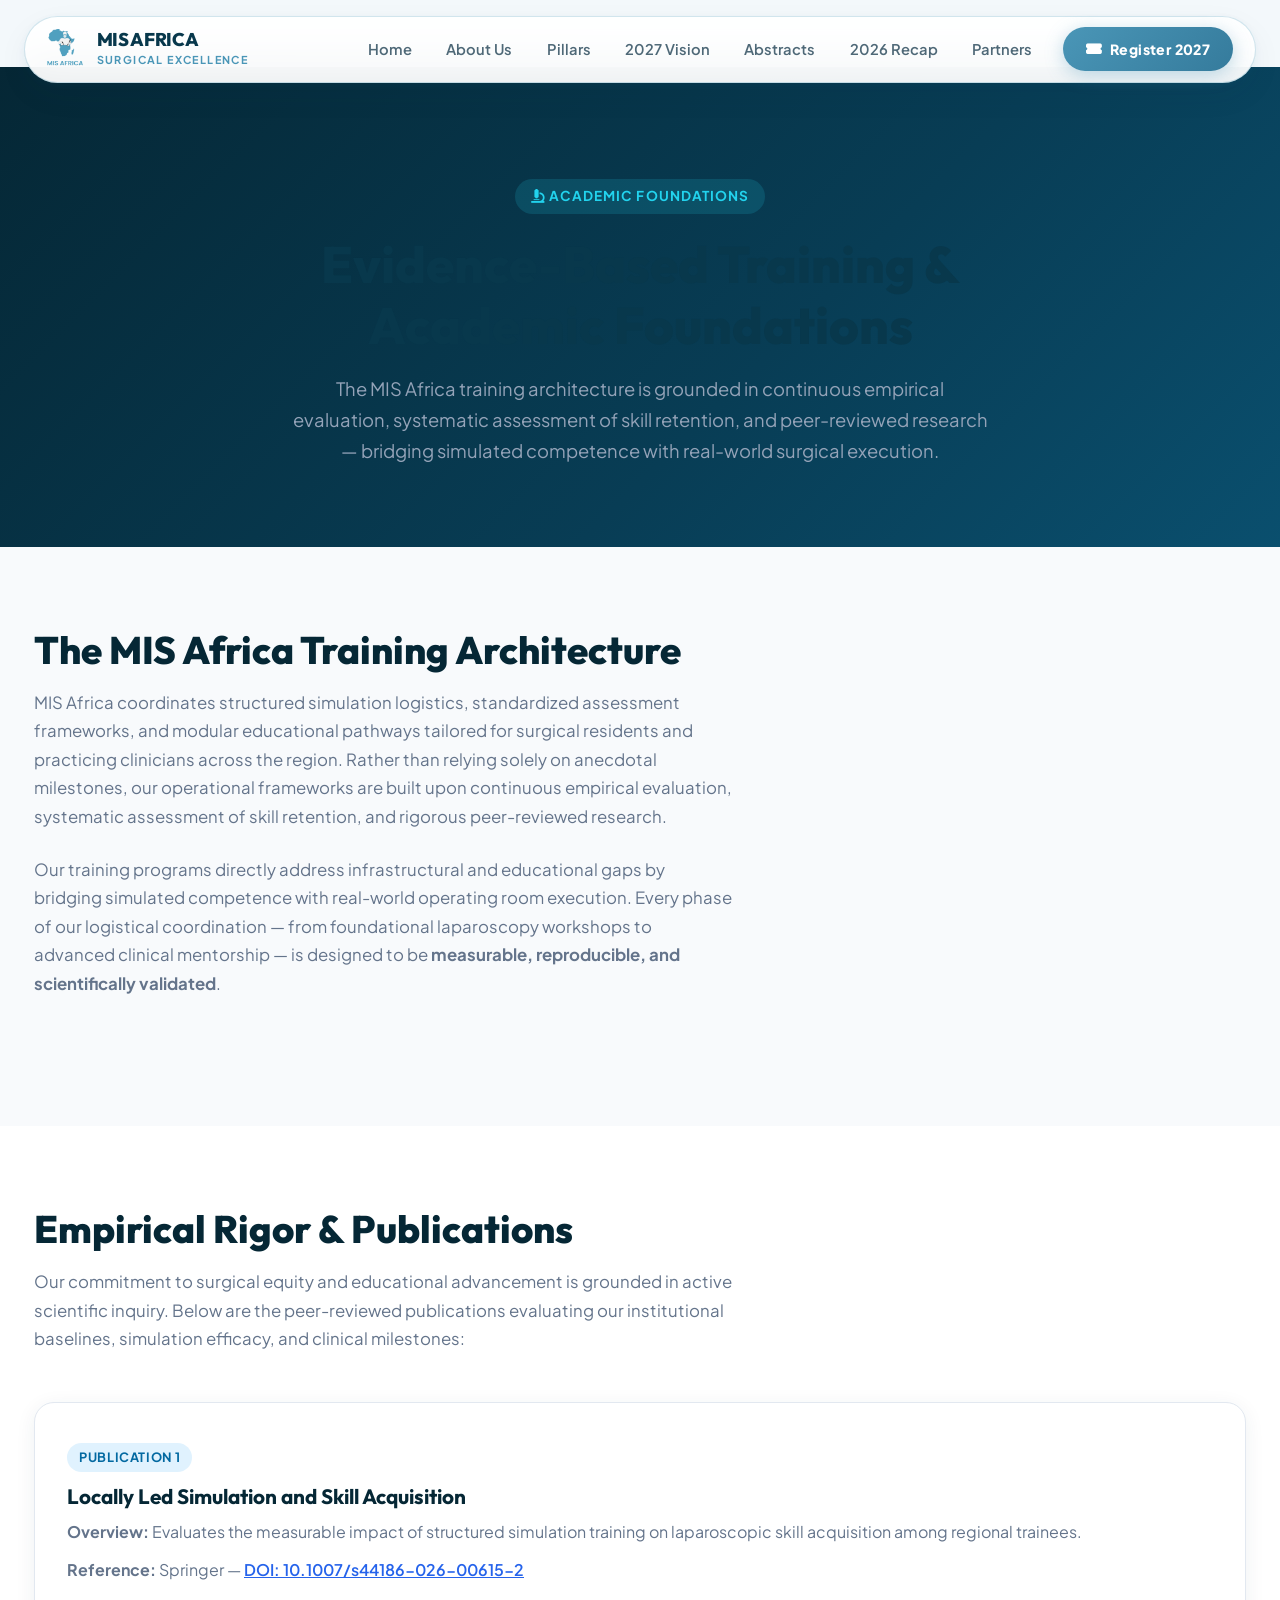
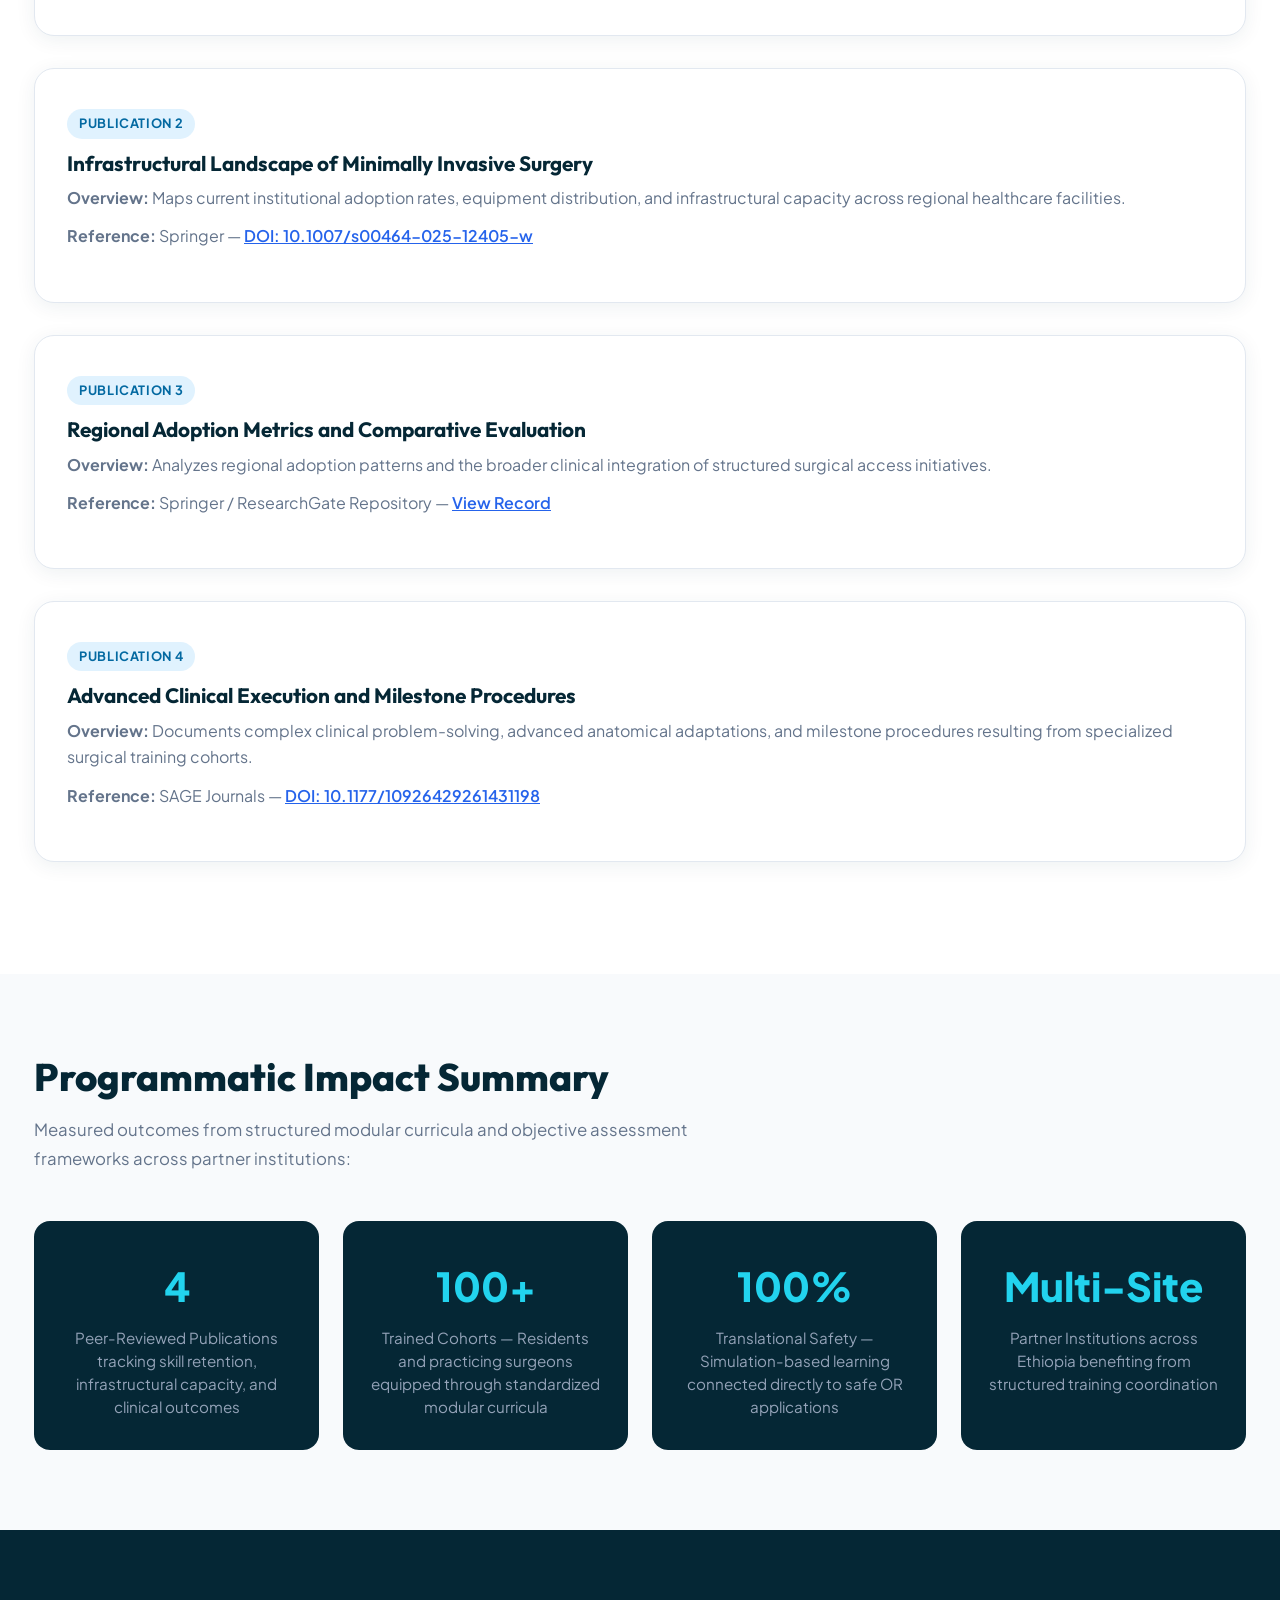
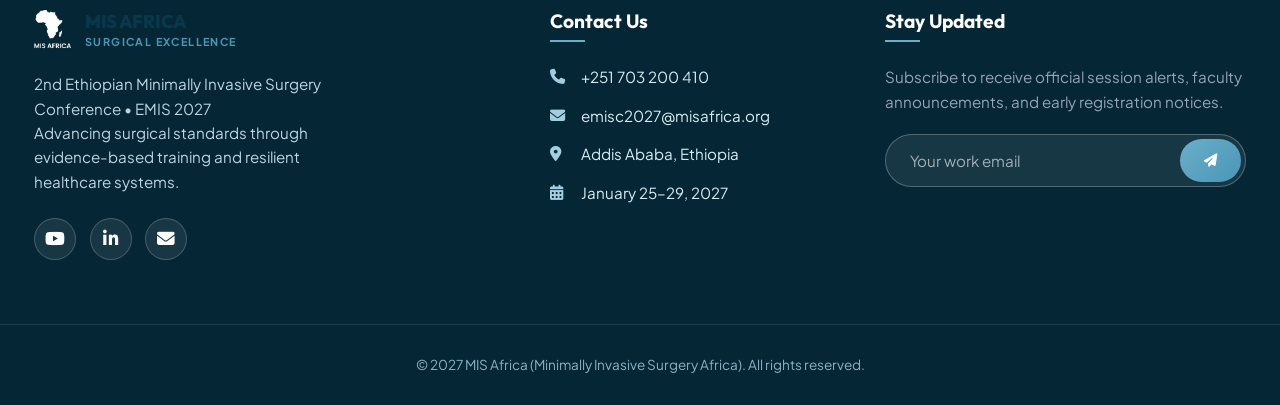
<file: mis_africa_website_v3_front end/mis_africa_website_v3/evidence.html>
<!DOCTYPE html>
<html lang="en">

<head>
    <meta charset="UTF-8">
    <meta name="viewport" content="width=device-width, initial-scale=1.0">
    <title>Evidence-Based Training &amp; Academic Foundations — MIS Africa | EMIS 2027</title>
    <meta name="description" content="Evidence-based training approach, peer-reviewed publications, and academic foundations of MIS Africa's minimally invasive surgery training programs.">
    
    <!-- Stylesheets -->
    <link rel="stylesheet" href="css/style.css">
    <link rel="stylesheet" href="css/locked.css">
    
    <!-- Google Fonts -->
    <link rel="preconnect" href="https://fonts.googleapis.com">
    <link rel="preconnect" href="https://fonts.gstatic.com" crossorigin>
    <link href="https://fonts.googleapis.com/css2?family=Outfit:wght@400;500;600;700;800;900&family=Plus+Jakarta+Sans:wght@300;400;500;600;700;800&family=Space+Grotesk:wght@500;700&display=swap" rel="stylesheet">
    
    <!-- Font Awesome Icons -->
    <link rel="stylesheet" href="https://cdnjs.cloudflare.com/ajax/libs/font-awesome/6.4.0/css/all.min.css">

    <style>
        .evidence-hero {
            background: linear-gradient(135deg, #052735 0%, #083d55 60%, #0a4f6e 100%);
            padding: 7rem 0 5rem;
            text-align: center;
            color: #ffffff;
        }
        .evidence-hero h1 {
            font-size: clamp(2rem, 5vw, 3.2rem);
            font-weight: 800;
            margin-bottom: 1rem;
            line-height: 1.2;
        }
        .evidence-hero p {
            font-size: 1.15rem;
            color: #94a3b8;
            max-width: 700px;
            margin: 0 auto;
            line-height: 1.7;
        }
        .evidence-section {
            padding: 5rem 0;
            background: #f8fafc;
        }
        .evidence-section.alt {
            background: #ffffff;
        }
        .evidence-card {
            background: #ffffff;
            border: 1px solid #e2e8f0;
            border-radius: 1.25rem;
            padding: 2.5rem 2rem;
            margin-bottom: 2rem;
            box-shadow: 0 4px 20px rgba(8,56,76,0.07);
            transition: transform 0.3s ease, box-shadow 0.3s ease;
        }
        .evidence-card:hover {
            transform: translateY(-4px);
            box-shadow: 0 10px 32px rgba(8,56,76,0.14);
        }
        .evidence-card h3 {
            font-size: 1.3rem;
            color: #052735;
            margin-bottom: 0.6rem;
            font-weight: 700;
        }
        .evidence-card p {
            color: #64748b;
            font-size: 1rem;
            line-height: 1.65;
            margin-bottom: 0.75rem;
        }
        .evidence-card a {
            color: #2563eb;
            font-weight: 600;
            text-decoration: underline;
        }
        .evidence-card a:hover {
            color: #052735;
        }
        .pub-label {
            display: inline-block;
            background: #e0f2fe;
            color: #0369a1;
            font-size: 0.8rem;
            font-weight: 700;
            padding: 0.25rem 0.75rem;
            border-radius: 999px;
            margin-bottom: 0.75rem;
            text-transform: uppercase;
            letter-spacing: 0.05em;
        }
        .impact-grid {
            display: grid;
            grid-template-columns: repeat(auto-fit, minmax(220px, 1fr));
            gap: 1.5rem;
            margin-top: 2.5rem;
        }
        .impact-item {
            background: #052735;
            color: #ffffff;
            border-radius: 1rem;
            padding: 2rem 1.5rem;
            text-align: center;
        }
        .impact-item .impact-number {
            font-size: 2.5rem;
            font-weight: 900;
            color: #22d3ee;
            display: block;
            margin-bottom: 0.5rem;
        }
        .impact-item p {
            font-size: 0.95rem;
            color: #94a3b8;
            line-height: 1.5;
        }
        .section-heading-evidence {
            font-size: clamp(1.6rem, 3vw, 2.4rem);
            font-weight: 800;
            color: #052735;
            margin-bottom: 1rem;
        }
        .section-desc-evidence {
            color: #64748b;
            font-size: 1.05rem;
            line-height: 1.7;
            max-width: 700px;
            margin-bottom: 3rem;
        }
    </style>
</head>

<body>

    <!-- Navigation -->
    <div class="site-nav-wrapper">
        <header class="nav-island">
            <a href="index.html" class="nav-brand">
                <img src="assets/images/logo.png" alt="MIS Africa Logo" class="nav-brand-logo">
                <div class="nav-brand-text">
                    <span class="nav-brand-title">MIS AFRICA</span>
                    <span class="nav-brand-tag">Surgical Excellence</span>
                </div>
            </a>

            <button class="mobile-toggle" aria-label="Toggle navigation">
                <i class="fas fa-bars"></i>
            </button>

            <nav class="nav-menu">
                <a href="index.html" class="nav-link">Home</a>
                <a href="index.html#about" class="nav-link">About Us</a>
                <a href="index.html#tracks" class="nav-link">Pillars</a>
                <a href="index.html#vision" class="nav-link">2027 Vision</a>
                <a href="index.html#roadmap" class="nav-link">Abstracts</a>
                <a href="index.html#retrospect" class="nav-link">2026 Recap</a>
                <a href="index.html#partners" class="nav-link">Partners</a>
                <a href="registration.html" class="nav-action-btn">
                    <i class="fas fa-ticket-alt"></i> Register 2027
                </a>
            </nav>
        </header>
    </div>

    <!-- Evidence Hero -->
    <section class="evidence-hero">
        <div class="container">
            <span style="display: inline-block; background: rgba(34,211,238,0.15); color: #22d3ee; font-size: 0.85rem; font-weight: 700; padding: 0.4rem 1rem; border-radius: 999px; margin-bottom: 1.25rem; text-transform: uppercase; letter-spacing: 0.08em;">
                <i class="fas fa-microscope"></i> Academic Foundations
            </span>
            <h1>Evidence-Based Training &amp;<br>Academic Foundations</h1>
            <p>
                The MIS Africa training architecture is grounded in continuous empirical evaluation, systematic assessment of skill retention, and peer-reviewed research — bridging simulated competence with real-world surgical execution.
            </p>
        </div>
    </section>

    <!-- Training Architecture Section -->
    <section class="evidence-section">
        <div class="container">
            <h2 class="section-heading-evidence">The MIS Africa Training Architecture</h2>
            <p class="section-desc-evidence">
                MIS Africa coordinates structured simulation logistics, standardized assessment frameworks, and modular educational pathways tailored for surgical residents and practicing clinicians across the region. Rather than relying solely on anecdotal milestones, our operational frameworks are built upon continuous empirical evaluation, systematic assessment of skill retention, and rigorous peer-reviewed research.
            </p>
            <p class="section-desc-evidence" style="margin-top: -1.5rem;">
                Our training programs directly address infrastructural and educational gaps by bridging simulated competence with real-world operating room execution. Every phase of our logistical coordination — from foundational laparoscopy workshops to advanced clinical mentorship — is designed to be <strong>measurable, reproducible, and scientifically validated</strong>.
            </p>
        </div>
    </section>

    <!-- Publications Section -->
    <section class="evidence-section alt">
        <div class="container">
            <h2 class="section-heading-evidence">Empirical Rigor &amp; Publications</h2>
            <p class="section-desc-evidence">
                Our commitment to surgical equity and educational advancement is grounded in active scientific inquiry. Below are the peer-reviewed publications evaluating our institutional baselines, simulation efficacy, and clinical milestones:
            </p>

            <!-- Publication 1 -->
            <div class="evidence-card">
                <span class="pub-label">Publication 1</span>
                <h3>Locally Led Simulation and Skill Acquisition</h3>
                <p><strong>Overview:</strong> Evaluates the measurable impact of structured simulation training on laparoscopic skill acquisition among regional trainees.</p>
                <p><strong>Reference:</strong> Springer — <a href="https://link.springer.com/article/10.1007/s44186-026-00615-2" target="_blank" rel="noopener">DOI: 10.1007/s44186-026-00615-2</a></p>
            </div>

            <!-- Publication 2 -->
            <div class="evidence-card">
                <span class="pub-label">Publication 2</span>
                <h3>Infrastructural Landscape of Minimally Invasive Surgery</h3>
                <p><strong>Overview:</strong> Maps current institutional adoption rates, equipment distribution, and infrastructural capacity across regional healthcare facilities.</p>
                <p><strong>Reference:</strong> Springer — <a href="https://link.springer.com/article/10.1007/s00464-025-12405-w" target="_blank" rel="noopener">DOI: 10.1007/s00464-025-12405-w</a></p>
            </div>

            <!-- Publication 3 -->
            <div class="evidence-card">
                <span class="pub-label">Publication 3</span>
                <h3>Regional Adoption Metrics and Comparative Evaluation</h3>
                <p><strong>Overview:</strong> Analyzes regional adoption patterns and the broader clinical integration of structured surgical access initiatives.</p>
                <p><strong>Reference:</strong> Springer / ResearchGate Repository — <a href="https://link.springer.com/article/10.1007/s00464-025-12405-w?utm_source=researchgate.net&utm_medium=article" target="_blank" rel="noopener">View Record</a></p>
            </div>

            <!-- Publication 4 -->
            <div class="evidence-card">
                <span class="pub-label">Publication 4</span>
                <h3>Advanced Clinical Execution and Milestone Procedures</h3>
                <p><strong>Overview:</strong> Documents complex clinical problem-solving, advanced anatomical adaptations, and milestone procedures resulting from specialized surgical training cohorts.</p>
                <p><strong>Reference:</strong> SAGE Journals — <a href="https://journals.sagepub.com/doi/10.1177/10926429261431198" target="_blank" rel="noopener">DOI: 10.1177/10926429261431198</a></p>
            </div>
        </div>
    </section>

    <!-- Impact Summary Section -->
    <section class="evidence-section">
        <div class="container">
            <h2 class="section-heading-evidence">Programmatic Impact Summary</h2>
            <p class="section-desc-evidence">
                Measured outcomes from structured modular curricula and objective assessment frameworks across partner institutions:
            </p>
            <div class="impact-grid">
                <div class="impact-item">
                    <span class="impact-number">4</span>
                    <p>Peer-Reviewed Publications tracking skill retention, infrastructural capacity, and clinical outcomes</p>
                </div>
                <div class="impact-item">
                    <span class="impact-number">100+</span>
                    <p>Trained Cohorts — Residents and practicing surgeons equipped through standardized modular curricula</p>
                </div>
                <div class="impact-item">
                    <span class="impact-number">100%</span>
                    <p>Translational Safety — Simulation-based learning connected directly to safe OR applications</p>
                </div>
                <div class="impact-item">
                    <span class="impact-number">Multi-Site</span>
                    <p>Partner Institutions across Ethiopia benefiting from structured training coordination</p>
                </div>
            </div>
        </div>
    </section>

    <!-- Footer -->
    <footer class="footer-wrap">
        <div class="container footer-content-grid">
            <div class="footer-col">
                <div class="nav-brand" style="margin-bottom: 1.25rem;">
                    <img src="assets/images/logo.png" alt="MIS Africa Logo" style="height: 42px; filter: brightness(0) invert(1);">
                    <div class="nav-brand-text">
                        <span class="nav-brand-title">MIS AFRICA</span>
                        <span class="nav-brand-tag">Surgical Excellence</span>
                    </div>
                </div>
                <p class="footer-tagline-text">
                    2nd Ethiopian Minimally Invasive Surgery Conference &bull; EMIS 2027<br>
                    Advancing surgical standards through evidence-based training and resilient healthcare systems.
                </p>
                <div class="social-pill-row">
                    <a href="https://www.youtube.com/@MISAfrica" target="_blank" rel="noopener" class="social-pill" title="YouTube">
                        <i class="fab fa-youtube"></i>
                    </a>
                    <a href="https://www.linkedin.com/company/misafrica/" target="_blank" rel="noopener" class="social-pill" title="LinkedIn">
                        <i class="fab fa-linkedin-in"></i>
                    </a>
                    <a href="mailto:emisc2027@misafrica.org" class="social-pill" title="Email">
                        <i class="fas fa-envelope"></i>
                    </a>
                </div>
            </div>

            <div class="footer-col">
                <h3>Contact Us</h3>
                <div class="footer-contact-item"><i class="fas fa-phone"></i> +251 703 200 410</div>
                <div class="footer-contact-item"><i class="fas fa-envelope"></i> <a href="mailto:emisc2027@misafrica.org">emisc2027@misafrica.org</a></div>
                <div class="footer-contact-item"><i class="fas fa-map-marker-alt"></i> Addis Ababa, Ethiopia</div>
                <div class="footer-contact-item"><i class="fas fa-calendar-alt"></i> January 25&#x2013;29, 2027</div>
            </div>

            <div class="footer-col">
                <h3>Stay Updated</h3>
                <p style="color: #94a3b8; font-size: 0.95rem; margin-bottom: 1.25rem;">
                    Subscribe to receive official session alerts, faculty announcements, and early registration notices.
                </p>
                <form id="subscribe-form">
                    <div class="newsletter-pill">
                        <input type="email" id="subscriber-email" placeholder="Your work email" required>
                        <button type="submit" class="newsletter-submit" aria-label="Subscribe">
                            <i class="fas fa-paper-plane"></i>
                        </button>
                    </div>
                </form>
                <div id="subscribe-message" style="margin-top: 0.6rem; font-size: 0.85rem;"></div>
            </div>
        </div>

        <div class="copyright-strip">
            <div class="container">
                <p>&copy; 2027 MIS Africa (Minimally Invasive Surgery Africa). All rights reserved.</p>
            </div>
        </div>
    </footer>

    <!-- Scripts -->
    <script src="js/mobile-nav.js"></script>
    <script src="js/subscribe.js"></script>

</body>

</html>
</file>
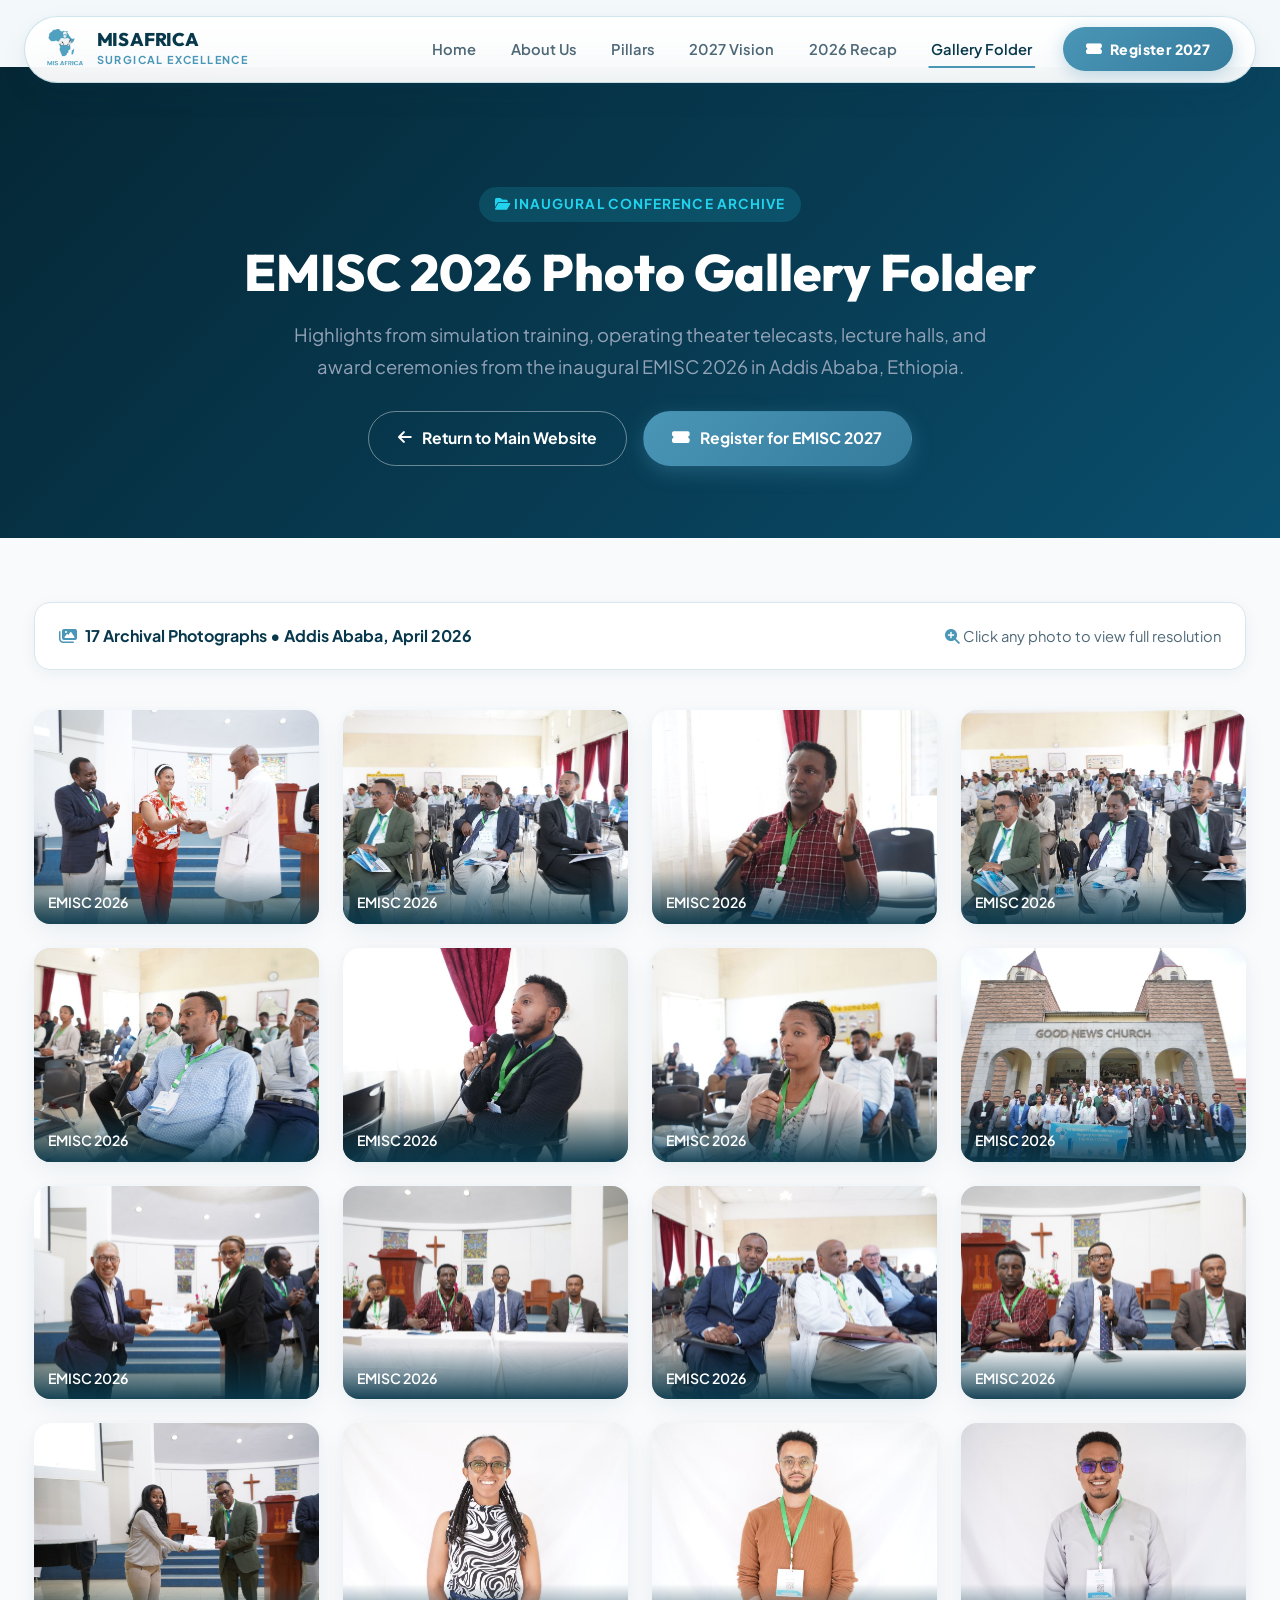
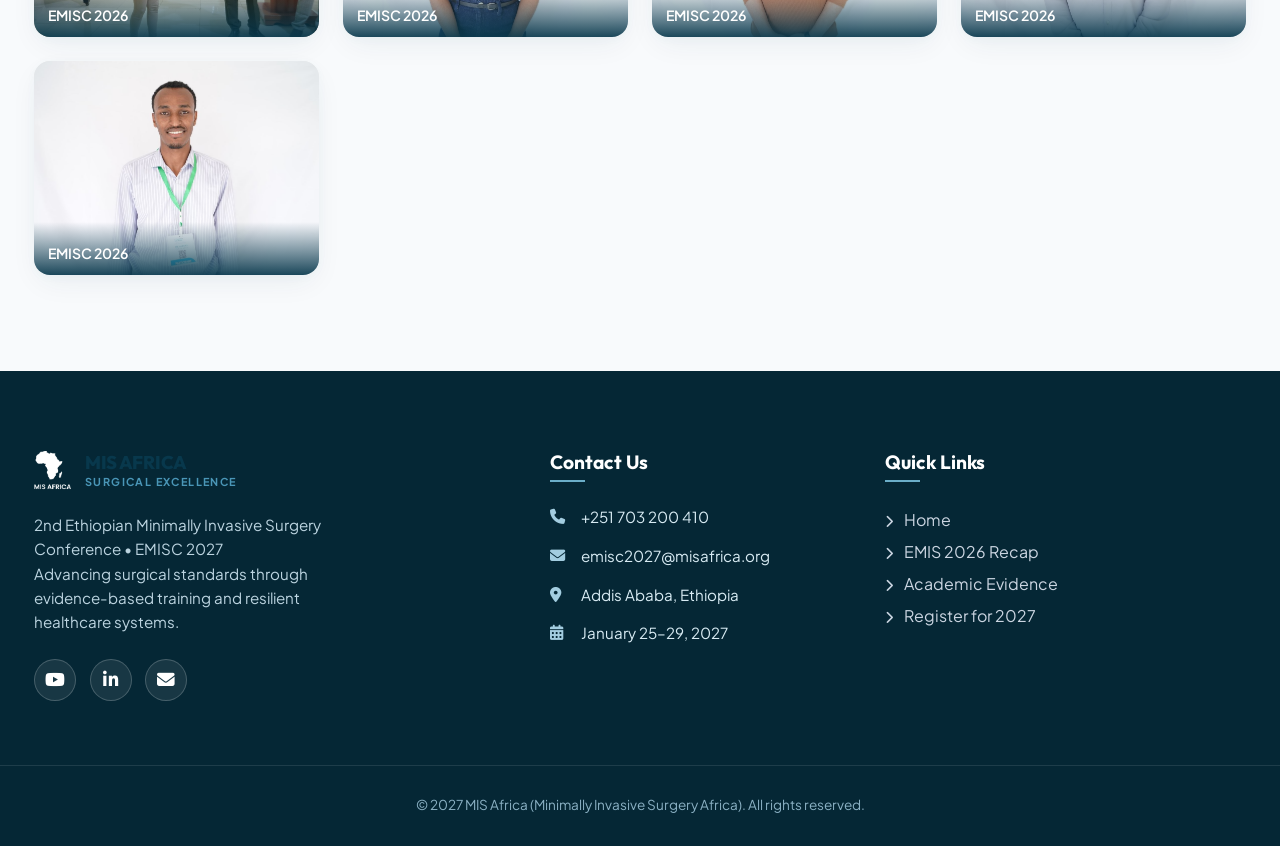
<file: mis_africa_website_v3_front end/mis_africa_website_v3/gallery.html>
<!DOCTYPE html>
<html lang="en">

<head>
    <meta charset="UTF-8">
    <meta name="viewport" content="width=device-width, initial-scale=1.0">
    <title>EMISC 2026 Photo Gallery — Inaugural Archive | MIS Africa</title>
    <meta name="description" content="Official photo archive from the inaugural 1st Ethiopian Minimally Invasive Surgery Conference (EMISC 2026) in Addis Ababa. Highlights from simulation training, operating theater telecasts, lecture halls, and award ceremonies.">

    <!-- Stylesheets -->
    <link rel="stylesheet" href="css/style.css">
    <link rel="stylesheet" href="css/responsive.css">

    <!-- Google Fonts -->
    <link rel="preconnect" href="https://fonts.googleapis.com">
    <link rel="preconnect" href="https://fonts.gstatic.com" crossorigin>
    <link href="https://fonts.googleapis.com/css2?family=Outfit:wght@400;500;600;700;800;900&family=Plus+Jakarta+Sans:wght@300;400;500;600;700;800&family=Space+Grotesk:wght@500;700&display=swap" rel="stylesheet">

    <!-- Font Awesome Icons -->
    <link rel="stylesheet" href="https://cdnjs.cloudflare.com/ajax/libs/font-awesome/6.4.0/css/all.min.css">

    <style>
        .gallery-page-hero {
            background: linear-gradient(135deg, #052735 0%, #083d55 60%, #0a4f6e 100%);
            padding: 7.5rem 0 4.5rem;
            text-align: center;
            color: #ffffff;
            position: relative;
        }

        .gallery-page-hero h1 {
            font-size: clamp(2rem, 4.5vw, 3.2rem);
            font-weight: 800;
            margin-bottom: 1rem;
            line-height: 1.2;
            color: #ffffff;
        }

        .gallery-page-hero p {
            font-size: 1.15rem;
            color: #94a3b8;
            max-width: 720px;
            margin: 0 auto 1.8rem;
            line-height: 1.7;
        }

        .gallery-toolbar {
            display: flex;
            justify-content: space-between;
            align-items: center;
            flex-wrap: wrap;
            gap: 1rem;
            padding: 1.25rem 1.5rem;
            background: #ffffff;
            border: 1px solid var(--c-border-subtle);
            border-radius: var(--r-md);
            margin-bottom: 2.5rem;
            box-shadow: 0 4px 16px rgba(8, 56, 76, 0.05);
        }

        .gallery-count-badge {
            display: inline-flex;
            align-items: center;
            gap: 0.5rem;
            font-weight: 700;
            color: var(--c-navy-dark);
            font-size: 1rem;
        }

        .gallery-count-badge i {
            color: var(--c-blue-primary);
        }
    </style>
</head>

<body>

    <!-- Floating Navigation Bar -->
    <div class="site-nav-wrapper">
        <header class="nav-island">
            <a href="index.html" class="nav-brand">
                <img src="assets/images/logo.png" alt="MIS Africa Logo" class="nav-brand-logo">
                <div class="nav-brand-text">
                    <span class="nav-brand-title">MIS AFRICA</span>
                    <span class="nav-brand-tag">Surgical Excellence</span>
                </div>
            </a>

            <button class="mobile-toggle" aria-label="Toggle navigation">
                <i class="fas fa-bars"></i>
            </button>

            <nav class="nav-menu">
                <a href="index.html" class="nav-link">Home</a>
                <a href="index.html#about" class="nav-link">About Us</a>
                <a href="index.html#tracks" class="nav-link">Pillars</a>
                <a href="index.html#vision" class="nav-link">2027 Vision</a>
                <a href="index.html#retrospect" class="nav-link">2026 Recap</a>
                <a href="gallery.html" class="nav-link active">Gallery Folder</a>
                <a href="registration.html" class="nav-action-btn">
                    <i class="fas fa-ticket-alt"></i> Register 2027
                </a>
            </nav>
        </header>
    </div>

    <!-- Gallery Hero Header -->
    <section class="gallery-page-hero">
        <div class="container">
            <span style="display: inline-block; background: rgba(34,211,238,0.15); color: #22d3ee; font-size: 0.85rem; font-weight: 700; padding: 0.4rem 1rem; border-radius: 999px; margin-bottom: 1.25rem; text-transform: uppercase; letter-spacing: 0.08em;">
                <i class="fas fa-folder-open"></i> Inaugural Conference Archive
            </span>
            <h1>EMISC 2026 Photo Gallery Folder</h1>
            <p>
                Highlights from simulation training, operating theater telecasts, lecture halls, and award ceremonies from the inaugural EMISC 2026 in Addis Ababa, Ethiopia.
            </p>
            <div style="display: flex; justify-content: center; gap: 1rem; flex-wrap: wrap;">
                <a href="index.html#retrospect" class="btn btn-outline" style="border-color: rgba(255,255,255,0.4); color: #ffffff;">
                    <i class="fas fa-arrow-left"></i> Return to Main Website
                </a>
                <a href="registration.html" class="btn btn-primary">
                    <i class="fas fa-ticket-alt"></i> Register for EMISC 2027
                </a>
            </div>
        </div>
    </section>

    <!-- Gallery Grid Section -->
    <section class="section-wrapper" style="background: #f8fafc; padding: 4rem 0 6rem;">
        <div class="container">
            <div class="gallery-toolbar">
                <div class="gallery-count-badge">
                    <i class="fas fa-images"></i> 17 Archival Photographs &bull; Addis Ababa, April 2026
                </div>
                <div style="font-size: 0.92rem; color: var(--c-text-muted);">
                    <i class="fas fa-search-plus" style="color: var(--c-blue-primary);"></i> Click any photo to view full resolution
                </div>
            </div>

            <div class="gallery-grid" id="emisc2026-gallery">
                <div class="gallery-item" onclick="openImageModal('assets/images/EMISC 0.jpg', 'EMISC 2026 — Simulation & Training')">
                    <img src="assets/images/EMISC 0.jpg" alt="EMISC 2026" loading="lazy">
                    <div class="gallery-caption">EMISC 2026</div>
                </div>
                <div class="gallery-item" onclick="openImageModal('assets/images/EMISC 1.jpg', 'EMISC 2026 — Faculty & Mentorship')">
                    <img src="assets/images/EMISC 1.jpg" alt="EMISC 2026" loading="lazy">
                    <div class="gallery-caption">EMISC 2026</div>
                </div>
                <div class="gallery-item" onclick="openImageModal('assets/images/EMISC 2.jpg', 'EMISC 2026 — Hands-on Simulation')">
                    <img src="assets/images/EMISC 2.jpg" alt="EMISC 2026" loading="lazy">
                    <div class="gallery-caption">EMISC 2026</div>
                </div>
                <div class="gallery-item" onclick="openImageModal('assets/images/EMISC 3.jpg', 'EMISC 2026 — Plenary Sessions')">
                    <img src="assets/images/EMISC 3.jpg" alt="EMISC 2026" loading="lazy">
                    <div class="gallery-caption">EMISC 2026</div>
                </div>
                <div class="gallery-item" onclick="openImageModal('assets/images/EMISC 4.jpg', 'EMISC 2026 — OR Telecast')">
                    <img src="assets/images/EMISC 4.jpg" alt="EMISC 2026" loading="lazy">
                    <div class="gallery-caption">EMISC 2026</div>
                </div>
                <div class="gallery-item" onclick="openImageModal('assets/images/EMISC5.jpg', 'EMISC 2026 — Surgical Dry Lab')">
                    <img src="assets/images/EMISC5.jpg" alt="EMISC 2026" loading="lazy">
                    <div class="gallery-caption">EMISC 2026</div>
                </div>
                <div class="gallery-item" onclick="openImageModal('assets/images/EMISC 6.jpg', 'EMISC 2026 — Clinical Discussions')">
                    <img src="assets/images/EMISC 6.jpg" alt="EMISC 2026" loading="lazy">
                    <div class="gallery-caption">EMISC 2026</div>
                </div>
                <div class="gallery-item" onclick="openImageModal('assets/images/EMISC 7.jpg', 'EMISC 2026 — Resident Training')">
                    <img src="assets/images/EMISC 7.jpg" alt="EMISC 2026" loading="lazy">
                    <div class="gallery-caption">EMISC 2026</div>
                </div>
                <div class="gallery-item" onclick="openImageModal('assets/images/EMISC 8.jpg', 'EMISC 2026 — Workshop Demonstrations')">
                    <img src="assets/images/EMISC 8.jpg" alt="EMISC 2026" loading="lazy">
                    <div class="gallery-caption">EMISC 2026</div>
                </div>
                <div class="gallery-item" onclick="openImageModal('assets/images/EMISC 9.jpg', 'EMISC 2026 — Surgical Masterclass')">
                    <img src="assets/images/EMISC 9.jpg" alt="EMISC 2026" loading="lazy">
                    <div class="gallery-caption">EMISC 2026</div>
                </div>
                <div class="gallery-item" onclick="openImageModal('assets/images/EMISC 10.jpg', 'EMISC 2026 — International Faculty')">
                    <img src="assets/images/EMISC 10.jpg" alt="EMISC 2026" loading="lazy">
                    <div class="gallery-caption">EMISC 2026</div>
                </div>
                <div class="gallery-item" onclick="openImageModal('assets/images/EMISC 11.jpg', 'EMISC 2026 — Keynote & Dialogue')">
                    <img src="assets/images/EMISC 11.jpg" alt="EMISC 2026" loading="lazy">
                    <div class="gallery-caption">EMISC 2026</div>
                </div>
                <div class="gallery-item" onclick="openImageModal('assets/images/EMISC 12.jpg', 'EMISC 2026 — Interactive Audience')">
                    <img src="assets/images/EMISC 12.jpg" alt="EMISC 2026" loading="lazy">
                    <div class="gallery-caption">EMISC 2026</div>
                </div>
                <div class="gallery-item" onclick="openImageModal('assets/images/EMISC 13.jpg', 'EMISC 2026 — Operating Room Team')">
                    <img src="assets/images/EMISC 13.jpg" alt="EMISC 2026" loading="lazy">
                    <div class="gallery-caption">EMISC 2026</div>
                </div>
                <div class="gallery-item" onclick="openImageModal('assets/images/EMISC 14.jpg', 'EMISC 2026 — Technical Skills Lab')">
                    <img src="assets/images/EMISC 14.jpg" alt="EMISC 2026" loading="lazy">
                    <div class="gallery-caption">EMISC 2026</div>
                </div>
                <div class="gallery-item" onclick="openImageModal('assets/images/EMISC 15.jpg', 'EMISC 2026 — Award Ceremony')">
                    <img src="assets/images/EMISC 15.jpg" alt="EMISC 2026" loading="lazy">
                    <div class="gallery-caption">EMISC 2026</div>
                </div>
                <div class="gallery-item" onclick="openImageModal('assets/images/EMISC 16.jpg', 'EMISC 2026 — Closing Ceremony')">
                    <img src="assets/images/EMISC 16.jpg" alt="EMISC 2026" loading="lazy">
                    <div class="gallery-caption">EMISC 2026</div>
                </div>
            </div>
        </div>
    </section>

    <!-- Footer -->
    <footer class="footer-wrap">
        <div class="container footer-content-grid">
            <div class="footer-col">
                <div class="nav-brand" style="margin-bottom: 1.25rem;">
                    <img src="assets/images/logo.png" alt="MIS Africa Logo" style="height: 42px; filter: brightness(0) invert(1);">
                    <div class="nav-brand-text">
                        <span class="nav-brand-title">MIS AFRICA</span>
                        <span class="nav-brand-tag">Surgical Excellence</span>
                    </div>
                </div>
                <p class="footer-tagline-text">
                    2nd Ethiopian Minimally Invasive Surgery Conference &bull; EMISC 2027<br>
                    Advancing surgical standards through evidence-based training and resilient healthcare systems.
                </p>
                <div class="social-pill-row">
                    <a href="https://www.youtube.com/@MISAfrica" target="_blank" rel="noopener" class="social-pill" title="YouTube">
                        <i class="fab fa-youtube"></i>
                    </a>
                    <a href="https://www.linkedin.com/company/misafrica/" target="_blank" rel="noopener" class="social-pill" title="LinkedIn">
                        <i class="fab fa-linkedin-in"></i>
                    </a>
                    <a href="mailto:emisc2027@misafrica.org" class="social-pill" title="Email">
                        <i class="fas fa-envelope"></i>
                    </a>
                </div>
            </div>

            <div class="footer-col">
                <h3>Contact Us</h3>
                <div class="footer-contact-item"><i class="fas fa-phone"></i> +251 703 200 410</div>
                <div class="footer-contact-item"><i class="fas fa-envelope"></i> <a href="mailto:emisc2027@misafrica.org">emisc2027@misafrica.org</a></div>
                <div class="footer-contact-item"><i class="fas fa-map-marker-alt"></i> Addis Ababa, Ethiopia</div>
                <div class="footer-contact-item"><i class="fas fa-calendar-alt"></i> January 25&#x2013;29, 2027</div>
            </div>

            <div class="footer-col">
                <h3>Quick Links</h3>
                <ul style="list-style: none; padding: 0; line-height: 2;">
                    <li><a href="index.html" style="color: #cbd5e1;"><i class="fas fa-chevron-right" style="font-size: 0.8rem; margin-right: 0.5rem; color: var(--c-cyan-neon);"></i> Home</a></li>
                    <li><a href="index.html#retrospect" style="color: #cbd5e1;"><i class="fas fa-chevron-right" style="font-size: 0.8rem; margin-right: 0.5rem; color: var(--c-cyan-neon);"></i> EMIS 2026 Recap</a></li>
                    <li><a href="evidence.html" style="color: #cbd5e1;"><i class="fas fa-chevron-right" style="font-size: 0.8rem; margin-right: 0.5rem; color: var(--c-cyan-neon);"></i> Academic Evidence</a></li>
                    <li><a href="registration.html" style="color: #cbd5e1;"><i class="fas fa-chevron-right" style="font-size: 0.8rem; margin-right: 0.5rem; color: var(--c-cyan-neon);"></i> Register for 2027</a></li>
                </ul>
            </div>
        </div>

        <div class="copyright-strip">
            <div class="container">
                <p>&copy; 2027 MIS Africa (Minimally Invasive Surgery Africa). All rights reserved.</p>
            </div>
        </div>
    </footer>

    <!-- Scripts -->
    <script src="js/schedule.js"></script>
    <script src="js/mobile-nav.js"></script>
</body>

</html>
</file>
<file: mis_africa_website_v3_front end/mis_africa_website_v3/css/style.css>
/* ==========================================================================
   EMISC 2027 — LIGHT BLUE MEDICAL HORIZON DESIGN SYSTEM
   Tailored to match the exact Cerulean & Marine Navy palette of the conference logo
   ========================================================================== */

@import url('https://fonts.googleapis.com/css2?family=Plus+Jakarta+Sans:wght@300;400;500;600;700;800&family=Outfit:wght@400;500;600;700;800;900&family=Space+Grotesk:wght@500;700&display=swap');

:root {
  /* Logo-Derived Light Blue & Deep Marine Palette */
  --c-blue-primary: #4A96B7;        /* Cerulean Blue from EMISC lettering */
  --c-blue-hover: #357B9C;          /* Deeper interactive hover tone */
  --c-blue-soft: #6BAEC9;           /* Soft vibrant cerulean */
  --c-blue-sky: #A3CDE0;            /* Sky accent from motion echo */
  --c-blue-ice: #D8EBF3;            /* Ice blue tint */
  --c-blue-frost: #EBF4F8;          /* Frost background tint */
  --c-bg-page: #F3F8FB;             /* Clean, light atmospheric background */

  /* Deep Contrast (From the '2027' lettering in the logo) */
  --c-navy-dark: #08384C;           /* High-contrast headings & primary darks */
  --c-navy-deep: #052735;           /* Deep marine navy for footer / accents */
  --c-navy-muted: #1E4D61;          /* Sub-headings and active links */
  --c-text-body: #1E333F;           /* Main readable body copy */
  --c-text-muted: #4E6877;          /* Secondary descriptive text */
  --c-text-light: #7E97A6;          /* Muted meta captions */

  /* Surfaces & Borders */
  --c-white: #FFFFFF;
  --c-border-subtle: #D8E7EE;
  --c-border-light: #EBF2F6;
  --c-border-blue: rgba(74, 150, 183, 0.28);

  /* Typography */
  --f-heading: 'Outfit', sans-serif;
  --f-body: 'Plus Jakarta Sans', -apple-system, sans-serif;
  --f-mono: 'Space Grotesk', monospace;

  /* Layout & Curves */
  --r-sm: 8px;
  --r-md: 16px;
  --r-lg: 24px;
  --r-full: 9999px;
  --max-w: 1260px;

  /* Shadows */
  --shadow-subtle: 0 4px 16px rgba(8, 56, 76, 0.04);
  --shadow-card: 0 10px 30px -5px rgba(8, 56, 76, 0.07), 0 2px 8px rgba(74, 150, 183, 0.04);
  --shadow-hover: 0 20px 42px -8px rgba(74, 150, 183, 0.22);
  --shadow-blue-glow: 0 8px 25px rgba(74, 150, 183, 0.35);

  /* Transitions */
  --ease-spring: cubic-bezier(0.16, 1, 0.3, 1);
}

/* Reset & Global */
*, *::before, *::after {
  margin: 0;
  padding: 0;
  box-sizing: border-box;
}

html {
  scroll-behavior: smooth;
  font-size: 16px;
}

body {
  font-family: var(--f-body);
  background-color: var(--c-bg-page);
  color: var(--c-text-body);
  line-height: 1.65;
  -webkit-font-smoothing: antialiased;
  overflow-x: hidden;
}

h1, h2, h3, h4, h5, h6 {
  font-family: var(--f-heading);
  color: var(--c-navy-dark);
  font-weight: 700;
  line-height: 1.2;
}

a {
  text-decoration: none;
  color: inherit;
  transition: all 0.3s var(--ease-spring);
}

img {
  max-width: 100%;
  display: block;
}

.container {
  max-width: var(--max-w);
  margin: 0 auto;
  padding: 0 1.5rem;
}

/* Button Utilities */
.btn {
  display: inline-flex;
  align-items: center;
  justify-content: center;
  gap: 0.6rem;
  padding: 0.85rem 1.8rem;
  border-radius: var(--r-full);
  font-weight: 700;
  font-size: 0.98rem;
  cursor: pointer;
  border: 1px solid transparent;
  transition: all 0.3s var(--ease-spring);
  text-align: center;
}

.btn-primary {
  background: linear-gradient(135deg, var(--c-blue-primary) 0%, var(--c-blue-hover) 100%);
  color: var(--c-white);
  box-shadow: 0 6px 20px rgba(74, 150, 183, 0.35);
}

.btn-primary:hover {
  transform: translateY(-3px);
  box-shadow: 0 12px 28px rgba(74, 150, 183, 0.48);
  background: linear-gradient(135deg, var(--c-blue-soft) 0%, var(--c-blue-primary) 100%);
}

.btn-gold {
  background: linear-gradient(135deg, #08384C 0%, #0F4A63 100%);
  color: var(--c-white);
  box-shadow: 0 6px 20px rgba(8, 56, 76, 0.25);
}

.btn-gold:hover {
  transform: translateY(-3px);
  box-shadow: 0 10px 28px rgba(8, 56, 76, 0.4);
}

.btn-outline-teal,
.btn-outline-blue {
  background: #ffffff;
  border-color: var(--c-blue-primary);
  color: var(--c-blue-primary);
}

.btn-outline-teal:hover,
.btn-outline-blue:hover {
  background: var(--c-blue-primary);
  color: var(--c-white);
  transform: translateY(-2px);
}

/* ==========================================================================
   Floating Light-Glass Island Navigation
   ========================================================================== */
.site-nav-wrapper {
  position: sticky;
  top: 16px;
  z-index: 1000;
  padding: 0 1.5rem;
}

.nav-island {
  max-width: var(--max-w);
  margin: 0 auto;
  background: rgba(255, 255, 255, 0.92);
  backdrop-filter: blur(20px);
  -webkit-backdrop-filter: blur(20px);
  border: 1px solid rgba(74, 150, 183, 0.25);
  border-radius: var(--r-full);
  box-shadow: 0 12px 35px -5px rgba(8, 56, 76, 0.08), 0 2px 10px rgba(74, 150, 183, 0.06);
  padding: 0.65rem 1.4rem;
  display: flex;
  align-items: center;
  justify-content: space-between;
  transition: all 0.3s var(--ease-spring);
}

.nav-brand {
  display: flex;
  align-items: center;
  gap: 0.85rem;
}

.nav-brand-logo {
  height: 40px;
  width: auto;
  transition: transform 0.3s var(--ease-spring);
}

.nav-brand:hover .nav-brand-logo {
  transform: scale(1.08) rotate(-2deg);
}

.nav-brand-text {
  display: flex;
  flex-direction: column;
}

.nav-brand-title {
  font-family: var(--f-heading);
  font-size: 1.15rem;
  font-weight: 800;
  letter-spacing: -0.3px;
  color: var(--c-navy-dark);
  line-height: 1.1;
}

.nav-brand-tag {
  font-size: 0.68rem;
  text-transform: uppercase;
  letter-spacing: 1.4px;
  color: var(--c-blue-primary);
  font-weight: 700;
}

.nav-menu {
  display: flex;
  align-items: center;
  gap: 1.75rem;
}

.nav-link {
  font-size: 0.92rem;
  font-weight: 600;
  color: var(--c-text-muted);
  position: relative;
  padding: 0.4rem 0.2rem;
}

.nav-link:hover,
.nav-link.active {
  color: var(--c-navy-dark);
}

.nav-link::after {
  content: '';
  position: absolute;
  bottom: 0;
  left: 50%;
  transform: translateX(-50%);
  width: 0;
  height: 2px;
  background: var(--c-blue-primary);
  transition: width 0.3s var(--ease-spring);
  border-radius: var(--r-full);
}

.nav-link:hover::after,
.nav-link.active::after {
  width: 100%;
}

.nav-action-btn {
  display: inline-flex;
  align-items: center;
  gap: 0.5rem;
  padding: 0.65rem 1.4rem;
  border-radius: var(--r-full);
  background: linear-gradient(135deg, var(--c-blue-primary) 0%, var(--c-blue-hover) 100%);
  color: var(--c-white) !important;
  font-size: 0.88rem;
  font-weight: 800;
  letter-spacing: 0.4px;
  box-shadow: 0 4px 18px rgba(74, 150, 183, 0.35);
  transition: all 0.3s var(--ease-spring);
}

.nav-action-btn:hover {
  transform: translateY(-2px);
  box-shadow: 0 8px 25px rgba(74, 150, 183, 0.5);
}

.nav-action-btn::after {
  display: none !important;
}

.mobile-toggle {
  display: none;
  background: none;
  border: none;
  color: var(--c-navy-dark);
  font-size: 1.5rem;
  cursor: pointer;
  padding: 0.4rem;
}

/* ==========================================================================
   Hero Stage (Bright, Airy, Light Blue Surgical Horizon)
   ========================================================================== */
.hero-stage {
  position: relative;
  min-height: 90vh;
  padding: 5.5rem 1.5rem 4.5rem;
  background: radial-gradient(circle at 80% 20%, rgba(163, 205, 224, 0.45) 0%, transparent 55%),
              radial-gradient(circle at 15% 85%, rgba(216, 235, 243, 0.6) 0%, transparent 50%),
              linear-gradient(160deg, #EAF3F7 0%, #F5F9FC 45%, #E2EEF5 100%);
  color: var(--c-text-body);
  overflow: hidden;
  display: flex;
  align-items: center;
}

.hero-stage::before {
  content: '';
  position: absolute;
  top: 0; left: 0; right: 0; bottom: 0;
  background-image: 
    linear-gradient(rgba(74, 150, 183, 0.05) 1px, transparent 1px),
    linear-gradient(90deg, rgba(74, 150, 183, 0.05) 1px, transparent 1px);
  background-size: 40px 40px;
  pointer-events: none;
}

.hero-grid {
  display: grid;
  grid-template-columns: 1.15fr 0.85fr;
  gap: 4rem;
  align-items: center;
  position: relative;
  z-index: 2;
}

/* Hero Left Editorial */
.hero-left {
  display: flex;
  flex-direction: column;
  align-items: flex-start;
}

.hero-live-pill {
  display: inline-flex;
  align-items: center;
  gap: 0.65rem;
  background: #ffffff;
  border: 1px solid rgba(74, 150, 183, 0.35);
  padding: 0.45rem 1.1rem;
  border-radius: var(--r-full);
  font-size: 0.82rem;
  font-weight: 700;
  text-transform: uppercase;
  letter-spacing: 1.5px;
  color: var(--c-navy-dark);
  box-shadow: 0 4px 14px rgba(74, 150, 183, 0.12);
  margin-bottom: 1.75rem;
}

.pulse-dot {
  width: 8px;
  height: 8px;
  background: var(--c-blue-primary);
  border-radius: 50%;
  box-shadow: 0 0 10px var(--c-blue-primary);
  animation: pulseAnimation 2s infinite;
}

@keyframes pulseAnimation {
  0% { transform: scale(0.95); box-shadow: 0 0 0 0 rgba(74, 150, 183, 0.7); }
  70% { transform: scale(1.1); box-shadow: 0 0 0 8px rgba(74, 150, 183, 0); }
  100% { transform: scale(0.95); box-shadow: 0 0 0 0 rgba(74, 150, 183, 0); }
}

.hero-main-title {
  font-size: 3.8rem;
  font-weight: 900;
  letter-spacing: -1.5px;
  line-height: 1.12;
  color: var(--c-navy-dark);
  margin-bottom: 1.5rem;
}

.hero-main-title .gradient-text {
  background: linear-gradient(135deg, var(--c-navy-dark) 20%, var(--c-blue-primary) 100%);
  -webkit-background-clip: text;
  -webkit-text-fill-color: transparent;
}

.hero-theme-card {
  background: #ffffff;
  border-left: 4px solid var(--c-blue-primary);
  border-radius: 0 var(--r-md) var(--r-md) 0;
  padding: 1.25rem 1.6rem;
  margin-bottom: 2rem;
  box-shadow: 0 6px 20px rgba(8, 56, 76, 0.05);
}

.hero-theme-label {
  font-size: 0.75rem;
  text-transform: uppercase;
  letter-spacing: 2px;
  color: var(--c-blue-primary);
  font-weight: 800;
  margin-bottom: 0.4rem;
}

.hero-theme-quote {
  font-size: 1.25rem;
  font-weight: 600;
  color: var(--c-navy-dark);
  line-height: 1.5;
  font-style: italic;
}

.hero-details-row {
  display: flex;
  flex-wrap: wrap;
  gap: 1rem;
  margin-bottom: 2.5rem;
}

.hero-detail-chip {
  display: inline-flex;
  align-items: center;
  gap: 0.6rem;
  font-size: 0.95rem;
  color: var(--c-navy-dark);
  background: #ffffff;
  border: 1px solid rgba(74, 150, 183, 0.25);
  padding: 0.55rem 1.15rem;
  border-radius: var(--r-full);
  box-shadow: 0 4px 12px rgba(8, 56, 76, 0.04);
}

.hero-detail-chip i {
  color: var(--c-blue-primary);
}

.hero-cta-group {
  display: flex;
  gap: 1.25rem;
  flex-wrap: wrap;
}

.btn-hero-primary {
  display: inline-flex;
  align-items: center;
  gap: 0.75rem;
  padding: 1rem 2.4rem;
  border-radius: var(--r-full);
  background: linear-gradient(135deg, var(--c-blue-primary) 0%, var(--c-blue-hover) 100%);
  color: var(--c-white);
  font-size: 1.05rem;
  font-weight: 800;
  box-shadow: var(--shadow-blue-glow);
  transition: all 0.3s var(--ease-spring);
}

.btn-hero-primary:hover {
  transform: translateY(-4px) scale(1.02);
  box-shadow: 0 16px 35px rgba(74, 150, 183, 0.48);
}

.btn-hero-secondary {
  display: inline-flex;
  align-items: center;
  gap: 0.75rem;
  padding: 1rem 2.2rem;
  border-radius: var(--r-full);
  background: #ffffff;
  border: 1px solid rgba(74, 150, 183, 0.35);
  color: var(--c-navy-dark);
  font-size: 1.05rem;
  font-weight: 700;
  box-shadow: 0 4px 14px rgba(8, 56, 76, 0.04);
  transition: all 0.3s var(--ease-spring);
}

.btn-hero-secondary:hover {
  background: #f0f7fb;
  border-color: var(--c-blue-primary);
  color: var(--c-blue-primary);
  transform: translateY(-3px);
}

/* Hero Right: Light Blue 3D-Tilt Brand Display Card */
.hero-right {
  display: flex;
  justify-content: center;
}

.hero-display-card {
  background: #ffffff;
  border: 1px solid rgba(74, 150, 183, 0.28);
  border-radius: var(--r-lg);
  padding: 2.5rem 2.2rem;
  box-shadow: 0 20px 45px -8px rgba(8, 56, 76, 0.12), 0 0 25px rgba(74, 150, 183, 0.15);
  display: flex;
  flex-direction: column;
  align-items: center;
  text-align: center;
  position: relative;
  width: 100%;
  max-width: 440px;
}

.hero-display-card::after {
  content: '';
  position: absolute;
  top: -1px; left: 15%; right: 15%;
  height: 3px;
  background: linear-gradient(90deg, transparent, var(--c-blue-primary), transparent);
}

.logo-showcase-box {
  background: #ffffff;
  padding: 1.5rem;
  border-radius: var(--r-md);
  margin-bottom: 1.8rem;
  width: 100%;
  display: flex;
  align-items: center;
  justify-content: center;
  transition: transform 0.4s var(--ease-spring);
}

.hero-display-card:hover .logo-showcase-box {
  transform: scale(1.03);
}

.logo-showcase-box img {
  max-width: 270px;
  width: 100%;
  height: auto;
}

/* Live Countdown Component */
.countdown-strip {
  width: 100%;
  margin-top: 0.5rem;
}

.countdown-title {
  font-size: 0.78rem;
  text-transform: uppercase;
  letter-spacing: 2px;
  color: var(--c-text-muted);
  margin-bottom: 0.85rem;
  font-weight: 700;
}

.countdown-grid {
  display: grid;
  grid-template-columns: repeat(4, 1fr);
  gap: 0.65rem;
}

.timer-slot {
  background: #f1f8fc;
  border: 1px solid rgba(74, 150, 183, 0.25);
  border-radius: var(--r-sm);
  padding: 0.75rem 0.4rem;
  text-align: center;
}

.timer-val {
  font-family: var(--f-mono);
  font-size: 1.8rem;
  font-weight: 800;
  color: var(--c-navy-dark);
  line-height: 1;
  display: block;
}

.timer-unit {
  font-size: 0.62rem;
  text-transform: uppercase;
  letter-spacing: 1px;
  color: var(--c-blue-primary);
  margin-top: 0.3rem;
  display: block;
  font-weight: 700;
}

/* ==========================================================================
   Infinite Marquee Banner (Light Sky Blue Band)
   ========================================================================== */
.marquee-band {
  background: #e2edf3;
  border-top: 1px solid #c9dfea;
  border-bottom: 1px solid #c9dfea;
  padding: 0.85rem 0;
  overflow: hidden;
  white-space: nowrap;
}

.marquee-content {
  display: inline-block;
  animation: marqueeRun 28s linear infinite;
  font-family: var(--f-mono);
  font-size: 0.88rem;
  font-weight: 700;
  text-transform: uppercase;
  letter-spacing: 2px;
  color: var(--c-navy-muted);
}

.marquee-content span {
  margin: 0 1.5rem;
  color: var(--c-blue-primary);
}

@keyframes marqueeRun {
  0% { transform: translateX(0%); }
  100% { transform: translateX(-50%); }
}

/* ==========================================================================
   Key Metrics Bar
   ========================================================================== */
.metrics-row {
  background: #ffffff;
  padding: 3rem 0;
  border-bottom: 1px solid var(--c-border-subtle);
}

.metrics-grid {
  display: grid;
  grid-template-columns: repeat(4, 1fr);
  gap: 2rem;
}

.metric-card {
  padding: 1.5rem 1rem;
  text-align: center;
  position: relative;
  transition: transform 0.3s var(--ease-spring);
}

.metric-card:hover {
  transform: translateY(-4px);
}

.metric-card:not(:last-child)::after {
  content: '';
  position: absolute;
  right: 0;
  top: 20%;
  height: 60%;
  width: 1px;
  background: var(--c-border-subtle);
}

.metric-number {
  font-family: var(--f-heading);
  font-size: 2.8rem;
  font-weight: 900;
  color: var(--c-blue-primary);
  line-height: 1;
  margin-bottom: 0.4rem;
}

.metric-label {
  font-size: 0.95rem;
  font-weight: 600;
  color: var(--c-navy-dark);
}

/* ==========================================================================
   Scientific Pillars (Architectural Card Grid)
   ========================================================================== */
.section-wrapper {
  padding: 6.5rem 0;
}

.section-wrapper.surface-alt {
  background: #eef5f8;
}

.section-lead {
  text-align: center;
  max-width: 780px;
  margin: 0 auto 4rem;
}

.lead-chip {
  display: inline-flex;
  align-items: center;
  gap: 0.5rem;
  background: #ffffff;
  border: 1px solid rgba(74, 150, 183, 0.3);
  color: var(--c-blue-primary);
  padding: 0.4rem 1.1rem;
  border-radius: var(--r-full);
  font-size: 0.8rem;
  font-weight: 800;
  text-transform: uppercase;
  letter-spacing: 1.5px;
  margin-bottom: 1rem;
  box-shadow: 0 2px 8px rgba(74, 150, 183, 0.08);
}

.lead-chip.gold {
  background: #ffffff;
  border-color: rgba(8, 56, 76, 0.3);
  color: var(--c-navy-dark);
}

.section-heading {
  font-size: 2.8rem;
  font-weight: 800;
  color: var(--c-navy-dark);
  letter-spacing: -0.5px;
  margin-bottom: 1rem;
}

.section-desc {
  font-size: 1.15rem;
  color: var(--c-text-muted);
  line-height: 1.7;
}

.pillars-architecture {
  display: grid;
  grid-template-columns: repeat(4, 1fr);
  gap: 1.8rem;
}

.pillar-arch-card {
  background: #ffffff;
  border-radius: var(--r-lg);
  border: 1px solid var(--c-border-subtle);
  padding: 2.4rem 2rem;
  display: flex;
  flex-direction: column;
  position: relative;
  transition: all 0.35s var(--ease-spring);
  overflow: hidden;
  box-shadow: var(--shadow-card);
}

.pillar-arch-card:hover {
  transform: translateY(-8px);
  box-shadow: var(--shadow-hover);
  border-color: var(--c-blue-primary);
}

.arch-card-top {
  display: flex;
  justify-content: space-between;
  align-items: center;
  margin-bottom: 1.8rem;
}

.arch-index {
  font-family: var(--f-mono);
  font-size: 1.3rem;
  font-weight: 800;
  color: var(--c-blue-primary);
}

.arch-icon {
  width: 52px;
  height: 52px;
  border-radius: var(--r-md);
  background: #eef6fa;
  color: var(--c-blue-primary);
  display: flex;
  align-items: center;
  justify-content: center;
  font-size: 1.4rem;
  transition: all 0.3s var(--ease-spring);
}

.pillar-arch-card:hover .arch-icon {
  background: var(--c-blue-primary);
  color: #ffffff;
  transform: rotate(5deg) scale(1.08);
}

.pillar-arch-card h3 {
  font-size: 1.35rem;
  margin-bottom: 0.8rem;
  color: var(--c-navy-dark);
}

.pillar-arch-card p {
  font-size: 0.95rem;
  color: var(--c-text-muted);
  line-height: 1.65;
}

/* ==========================================================================
   2027 Vision Manifesto & Pre-Registration Call
   (Deep Marine Contrast Box inspired by '2027' in the logo)
   ========================================================================== */
.manifesto-box {
  background: linear-gradient(135deg, #08384C 0%, #0F4A63 100%);
  color: #ffffff;
  border-radius: var(--r-lg);
  padding: 4rem;
  border: 1px solid rgba(163, 205, 224, 0.3);
  box-shadow: 0 25px 60px rgba(8, 56, 76, 0.25);
  display: grid;
  grid-template-columns: 1.3fr 0.7fr;
  gap: 3.5rem;
  align-items: center;
}

.manifesto-title {
  font-size: 2.6rem;
  font-weight: 800;
  margin-bottom: 1.25rem;
  color: #ffffff;
}

.manifesto-body {
  font-size: 1.15rem;
  line-height: 1.8;
  color: #dbeaf2;
  margin-bottom: 2rem;
}

.manifesto-points {
  display: flex;
  flex-direction: column;
  gap: 0.85rem;
}

.manifesto-point-item {
  display: flex;
  align-items: center;
  gap: 0.75rem;
  font-size: 1.05rem;
  color: #ffffff;
}

.manifesto-point-item i {
  color: var(--c-blue-sky);
}

.manifesto-action-card {
  background: rgba(255, 255, 255, 0.08);
  border: 1px solid rgba(255, 255, 255, 0.2);
  border-radius: var(--r-md);
  padding: 2.5rem 2rem;
  text-align: center;
  backdrop-filter: blur(10px);
}

.action-card-badge {
  background: #ffffff;
  color: var(--c-navy-dark);
  font-size: 0.75rem;
  font-weight: 800;
  text-transform: uppercase;
  letter-spacing: 1.5px;
  padding: 0.35rem 0.9rem;
  border-radius: var(--r-full);
  display: inline-block;
  margin-bottom: 1.25rem;
}

.action-card-h4 {
  font-size: 1.5rem;
  margin-bottom: 0.75rem;
  color: #ffffff;
}

.action-card-p {
  font-size: 0.92rem;
  color: #b8d4e2;
  margin-bottom: 1.8rem;
  line-height: 1.6;
}

/* ==========================================================================
   About Section & Slideshow
   ========================================================================== */
.about-layout {
  display: grid;
  grid-template-columns: 1.05fr 0.95fr;
  gap: 4.5rem;
  align-items: center;
}

.about-narrative h2 {
  font-size: 2.8rem;
  margin-bottom: 1.5rem;
  color: var(--c-navy-dark);
}

.about-narrative p {
  font-size: 1.1rem;
  line-height: 1.8;
  color: var(--c-text-body);
  margin-bottom: 1.5rem;
}

.quote-highlight {
  background: #ffffff;
  border-left: 4px solid var(--c-blue-primary);
  padding: 1.4rem 1.8rem;
  border-radius: 0 var(--r-md) var(--r-md) 0;
  margin: 1.75rem 0;
  font-size: 1.05rem;
  font-weight: 600;
  color: var(--c-navy-dark);
  box-shadow: 0 4px 15px rgba(8, 56, 76, 0.04);
}

.slideshow-frame {
  position: relative;
  width: 100%;
  height: 480px;
  border-radius: var(--r-lg);
  overflow: hidden;
  box-shadow: var(--shadow-card);
  border: 1px solid var(--c-border-subtle);
}

.slide {
  display: none;
  width: 100%;
  height: 100%;
  animation: fadeIn 0.8s ease-in-out;
}

.slide.active {
  display: block;
}

.slide img {
  width: 100%;
  height: 100%;
  object-fit: cover;
}

@keyframes fadeIn {
  from { opacity: 0; transform: scale(1.02); }
  to { opacity: 1; transform: scale(1); }
}

.slideshow-dots {
  display: flex;
  justify-content: center;
  gap: 8px;
  margin-top: 1.25rem;
}

.dot {
  height: 10px;
  width: 10px;
  background-color: var(--c-border-subtle);
  border-radius: var(--r-full);
  cursor: pointer;
  transition: all 0.3s ease;
}

.dot.active, .dot:hover {
  background-color: var(--c-blue-primary);
  width: 28px;
}

/* ==========================================================================
   2027 Program Roadmap Banner
   ========================================================================== */
.roadmap-card {
  background: #ffffff;
  border-radius: var(--r-lg);
  border: 1px solid var(--c-border-subtle);
  padding: 3.5rem;
  box-shadow: var(--shadow-card);
  text-align: center;
  max-width: 960px;
  margin: 0 auto;
}

.roadmap-icon-orb {
  width: 75px;
  height: 75px;
  border-radius: 50%;
  background: #eef6fa;
  color: var(--c-blue-primary);
  display: flex;
  align-items: center;
  justify-content: center;
  font-size: 2rem;
  margin: 0 auto 1.5rem;
  box-shadow: 0 8px 25px rgba(74, 150, 183, 0.2);
}

.roadmap-posters {
  display: flex;
  justify-content: center;
  align-items: center;
  gap: 16px;
  margin: 0 auto 2rem;
  flex-wrap: wrap;
}

.roadmap-poster-img {
  width: 100%;
  max-width: 320px;
  aspect-ratio: 1 / 1;
  object-fit: cover;
  border-radius: 12px;
  box-shadow: var(--shadow-card);
  border: 1px solid var(--c-border-subtle);
  cursor: zoom-in;
  transition: transform 0.25s ease, box-shadow 0.25s ease;
}

.roadmap-poster-img:hover {
  transform: translateY(-4px) scale(1.02);
  box-shadow: var(--shadow-hover);
}

/* ==========================================================================
   EMISC 2026 IN RETROSPECT (Archive Section)
   ========================================================================== */
.retrospect-section {
  background: #ffffff;
  border-top: 1px solid var(--c-border-subtle);
  padding: 7rem 0;
}

/* Brief Keynote Spotlight */
.keynote-spotlight-card {
  background: #eef5f8;
  border-radius: var(--r-lg);
  padding: 2.2rem 2.8rem;
  border: 1px solid var(--c-border-subtle);
  border-left: 5px solid var(--c-blue-primary);
  display: flex;
  align-items: center;
  gap: 2.5rem;
  margin-bottom: 4rem;
  box-shadow: var(--shadow-card);
}

.keynote-spotlight-avatar {
  width: 135px;
  height: 135px;
  border-radius: var(--r-md);
  overflow: hidden;
  border: 2px solid var(--c-blue-primary);
  flex-shrink: 0;
  box-shadow: 0 8px 20px rgba(8, 56, 76, 0.12);
}

.keynote-spotlight-avatar img {
  width: 100%;
  height: 100%;
  object-fit: cover;
}

.keynote-spotlight-info {
  flex: 1;
}

.keynote-chip {
  background: #ffffff;
  color: var(--c-navy-dark);
  border: 1px solid rgba(74, 150, 183, 0.3);
  font-size: 0.72rem;
  font-weight: 800;
  text-transform: uppercase;
  letter-spacing: 1.5px;
  padding: 0.3rem 0.8rem;
  border-radius: var(--r-full);
  display: inline-block;
  margin-bottom: 0.5rem;
}

.keynote-name {
  font-size: 1.85rem;
  color: var(--c-navy-dark);
  margin-bottom: 0.25rem;
}

.keynote-title {
  color: var(--c-blue-primary);
  font-size: 0.95rem;
  font-weight: 700;
  margin-bottom: 0.6rem;
}

.keynote-brief {
  color: var(--c-text-muted);
  font-size: 0.98rem;
  line-height: 1.65;
}

/* 2026 Historical Poster Card */
.retrospect-poster-card {
  background: #f8fafc;
  border: 1px solid var(--c-border-subtle);
  border-radius: var(--r-lg);
  padding: 2.5rem;
  display: grid;
  grid-template-columns: 280px 1fr;
  gap: 3rem;
  align-items: center;
  margin-bottom: 4.5rem;
}

.retrospect-poster-img {
  width: 100%;
  border-radius: var(--r-md);
  box-shadow: 0 10px 25px rgba(8, 56, 76, 0.12);
  cursor: zoom-in;
  transition: transform 0.3s ease;
}

.retrospect-poster-img:hover {
  transform: scale(1.03);
}

.retrospect-poster-text h4 {
  font-size: 1.6rem;
  color: var(--c-navy-dark);
  margin-bottom: 0.75rem;
}

.retrospect-poster-text p {
  color: var(--c-text-body);
  line-height: 1.7;
  margin-bottom: 0.85rem;
  font-size: 1.02rem;
}

/* Panelists Grid */
.panelists-grid {
  display: grid;
  grid-template-columns: repeat(auto-fit, minmax(260px, 1fr));
  gap: 2rem;
  margin-bottom: 4.5rem;
}

.panelist-card {
  background: #ffffff;
  border-radius: var(--r-lg);
  overflow: hidden;
  box-shadow: var(--shadow-card);
  border: 1px solid var(--c-border-subtle);
  text-align: center;
  transition: all 0.3s var(--ease-spring);
}

.panelist-card:hover {
  transform: translateY(-6px);
  box-shadow: var(--shadow-hover);
  border-color: var(--c-blue-primary);
}

.panelist-img {
  height: 240px;
  background-color: #ffffff;
  display: flex;
  align-items: center;
  justify-content: center;
  padding: 15px;
  border-bottom: 1px solid var(--c-border-subtle);
}

.panelist-img img {
  width: 100%;
  height: 100%;
  object-fit: contain;
}

.panelist-info {
  padding: 1.4rem;
}

.panelist-info h3 {
  font-size: 1.2rem;
  color: var(--c-blue-primary);
  margin-bottom: 0.3rem;
}

.panelist-info .role {
  font-weight: 700;
  font-size: 0.9rem;
  color: var(--c-navy-dark);
}

.panelist-info .institution {
  font-size: 0.85rem;
  color: var(--c-text-muted);
  margin-top: 0.4rem;
}

.panelist-bio {
  font-size: 0.85rem;
  color: var(--c-text-muted);
  margin-top: 1rem;
  line-height: 1.55;
  text-align: left;
  border-top: 1px solid var(--c-border-subtle);
  padding-top: 0.8rem;
}

/* Schedule Accordion & Items */
.schedule-container {
  max-width: 900px;
  margin: 0 auto 4.5rem;
}

.schedule-day {
  margin-bottom: 2.8rem;
}

.day-title {
  font-size: 1.5rem;
  color: var(--c-navy-dark);
  margin-bottom: 1.25rem;
  padding-bottom: 0.4rem;
  border-bottom: 3px solid var(--c-blue-primary);
  display: inline-block;
}

.events-list {
  display: flex;
  flex-direction: column;
  gap: 1.2rem;
}

.schedule-item {
  background: #ffffff;
  border-left: 5px solid var(--c-blue-primary);
  padding: 1.5rem 1.8rem;
  border-radius: 0 var(--r-md) var(--r-md) 0;
  box-shadow: var(--shadow-card);
  border: 1px solid var(--c-border-subtle);
  border-left-width: 5px;
  display: flex;
  gap: 2rem;
  align-items: flex-start;
}

.schedule-item .time {
  font-weight: 700;
  color: var(--c-blue-primary);
  min-width: 120px;
  font-size: 1rem;
}

.schedule-item .details h3 {
  font-size: 1.15rem;
  margin-bottom: 0.35rem;
  color: var(--c-navy-dark);
}

.schedule-item .speaker {
  font-style: italic;
  color: var(--c-text-muted);
  font-size: 0.9rem;
  margin-bottom: 0.4rem;
}

.schedule-item .location {
  font-size: 0.9rem;
  color: var(--c-blue-primary);
  margin-bottom: 0.5rem;
  font-weight: 600;
}

.schedule-item .description {
  font-size: 0.95rem;
  color: var(--c-text-body);
  line-height: 1.6;
}

/* Speaker Avatars Bubble */
.speaker-avatars {
  display: flex;
  margin: 10px 0;
  flex-wrap: wrap;
  padding-left: 10px;
}

.avatar-bubble {
  width: 52px;
  height: 52px;
  border-radius: 50%;
  border: 3px solid #ffffff;
  overflow: hidden;
  cursor: pointer;
  box-shadow: 0 4px 8px rgba(8,56,76,0.15);
  transition: transform 0.2s ease, z-index 0.2s ease;
  margin-left: -15px;
  background-color: #eee;
}

.avatar-bubble:hover {
  transform: scale(1.15) translateY(-4px);
  z-index: 10;
}

.avatar-bubble img {
  width: 100%;
  height: 100%;
  object-fit: contain;
}

/* Lightbox Gallery Grid */
.gallery-grid {
  display: grid;
  grid-template-columns: repeat(auto-fill, minmax(260px, 1fr));
  gap: 1.5rem;
}

.gallery-item {
  position: relative;
  border-radius: var(--r-md);
  overflow: hidden;
  box-shadow: var(--shadow-card);
  background: #eee;
  aspect-ratio: 4 / 3;
  cursor: zoom-in;
  transition: transform 0.3s var(--ease-spring), box-shadow 0.3s ease;
}

.gallery-item:hover {
  transform: translateY(-5px);
  box-shadow: var(--shadow-hover);
}

.gallery-item img {
  width: 100%;
  height: 100%;
  object-fit: cover;
  transition: transform 0.5s ease;
}

.gallery-item:hover img {
  transform: scale(1.06);
}

.gallery-caption {
  position: absolute;
  bottom: 0;
  left: 0;
  right: 0;
  background: linear-gradient(transparent, rgba(8, 56, 76, 0.92));
  color: #fff;
  padding: 1.25rem 0.9rem 0.6rem;
  font-size: 0.88rem;
  font-weight: 600;
}

/* ==========================================================================
   Partners & Sponsors (Light Blue Surface)
   ========================================================================== */
.partners-section {
  background: #eaf2f7;
  border-top: 1px solid #d2e4ee;
  color: var(--c-navy-dark);
  padding: 6.5rem 0;
}

.partners-logo-grid {
  display: flex;
  flex-wrap: wrap;
  justify-content: center;
  align-items: center;
  gap: 1.75rem;
  margin: 3.5rem 0 4.5rem;
}

.partner-box {
  background: #ffffff;
  padding: 1rem;
  border-radius: 50%;
  box-shadow: 0 6px 20px rgba(8, 56, 76, 0.08);
  border: 2px solid #d8e7ee;
  display: flex;
  align-items: center;
  justify-content: center;
  width: 130px;
  height: 130px;
  transition: all 0.35s ease;
  overflow: hidden;
}

.partner-box:hover {
  transform: translateY(-6px) scale(1.07);
  box-shadow: 0 0 24px 6px rgba(74, 150, 183, 0.55), 0 8px 32px rgba(8, 56, 76, 0.18);
  border-color: var(--c-blue-primary);
}

.partner-box img {
  max-height: 80px;
  max-width: 80px;
  width: auto;
  height: auto;
  object-fit: contain;
}

.partner-box.featured {
  border: 3px solid var(--c-blue-primary);
  width: 150px;
  height: 150px;
}

.partner-box.featured img {
  max-height: 100px;
  max-width: 100px;
}

/* Partner CTA Card */
.partner-contact-card {
  max-width: 860px;
  margin: 0 auto;
  background: #ffffff;
  border: 1px solid rgba(74, 150, 183, 0.35);
  border-radius: var(--r-lg);
  padding: 3rem 2.5rem;
  text-align: center;
  box-shadow: var(--shadow-card);
}

.partner-contact-card h3 {
  font-size: 2rem;
  color: var(--c-navy-dark);
  margin-bottom: 0.75rem;
}

.partner-email-link {
  display: inline-block;
  font-size: 2.2rem;
  font-weight: 900;
  color: var(--c-blue-primary);
  margin: 0.75rem 0 1rem;
  transition: color 0.3s ease;
}

.partner-email-link:hover {
  color: var(--c-navy-dark);
}

.partner-phone-text {
  font-size: 1.15rem;
  color: var(--c-navy-muted);
  font-weight: 600;
}

/* ==========================================================================
   Footer (Deep Marine Contrast)
   ========================================================================== */
.footer-wrap {
  background: #052735;
  color: #ffffff;
  padding: 5rem 0 0;
}

.footer-content-grid {
  display: grid;
  grid-template-columns: 2fr 1.2fr 1.6fr;
  gap: 4rem;
  margin-bottom: 4rem;
}

.footer-col h3 {
  color: #ffffff;
  font-size: 1.2rem;
  margin-bottom: 1.4rem;
  position: relative;
  padding-bottom: 0.5rem;
}

.footer-col h3::after {
  content: '';
  position: absolute;
  bottom: 0;
  left: 0;
  width: 35px;
  height: 2px;
  background: var(--c-blue-soft);
}

.footer-tagline-text {
  font-size: 0.95rem;
  color: #bcd4e0;
  margin: 1.2rem 0 1.5rem;
  max-width: 320px;
  line-height: 1.6;
}

.footer-contact-item {
  margin-bottom: 0.85rem;
  font-size: 0.95rem;
  display: flex;
  align-items: center;
  gap: 0.85rem;
  color: #d8ebf3;
}

.footer-contact-item i {
  color: var(--c-blue-sky);
  width: 18px;
}

.newsletter-pill {
  display: flex;
  background: rgba(255, 255, 255, 0.08);
  border: 1px solid rgba(255, 255, 255, 0.25);
  border-radius: var(--r-full);
  overflow: hidden;
  padding: 4px;
  transition: all 0.3s ease;
}

.newsletter-pill:focus-within {
  border-color: var(--c-blue-sky);
  box-shadow: 0 0 0 3px rgba(74, 150, 183, 0.3);
}

.newsletter-pill input {
  flex: 1;
  background: transparent;
  border: none;
  padding: 0.75rem 1.25rem;
  color: #ffffff;
  font-family: var(--f-body);
  outline: none;
  font-size: 0.95rem;
}

.newsletter-pill input::placeholder {
  color: rgba(255, 255, 255, 0.6);
}

.newsletter-submit {
  background: linear-gradient(135deg, var(--c-blue-soft) 0%, var(--c-blue-primary) 100%);
  border: none;
  color: #ffffff;
  font-weight: 800;
  padding: 0 1.5rem;
  border-radius: var(--r-full);
  cursor: pointer;
  transition: transform 0.2s ease;
}

.newsletter-submit:hover {
  transform: scale(1.05);
}

.social-pill-row {
  display: flex;
  gap: 0.85rem;
  margin-top: 1.5rem;
}

.social-pill {
  width: 42px;
  height: 42px;
  border-radius: 50%;
  background: rgba(255, 255, 255, 0.08);
  display: flex;
  align-items: center;
  justify-content: center;
  color: #ffffff;
  font-size: 1.1rem;
  border: 1px solid rgba(255, 255, 255, 0.2);
  transition: all 0.3s var(--ease-spring);
}

.social-pill:hover {
  transform: translateY(-3px);
  background: var(--c-blue-primary);
  color: #ffffff;
  border-color: var(--c-blue-primary);
  box-shadow: 0 6px 20px rgba(74, 150, 183, 0.4);
}

.copyright-strip {
  border-top: 1px solid rgba(255, 255, 255, 0.1);
  padding: 1.8rem 0;
  text-align: center;
  font-size: 0.85rem;
  color: #8bb1c4;
}

/* ==========================================================================
   Modals & Lightbox
   ========================================================================== */
.custom-modal {
  display: none;
  position: fixed;
  top: 0; left: 0; width: 100%; height: 100%;
  background: rgba(8, 56, 76, 0.75);
  z-index: 9999;
  align-items: center;
  justify-content: center;
  backdrop-filter: blur(8px);
}

.modal-content {
  background: #ffffff;
  padding: 35px;
  border-radius: var(--r-lg);
  max-width: 520px;
  width: 90%;
  position: relative;
  box-shadow: 0 25px 60px rgba(8, 56, 76, 0.3);
  animation: slideUp 0.3s ease;
}

@keyframes slideUp {
  from { transform: translateY(30px); opacity: 0; }
  to { transform: translateY(0); opacity: 1; }
}

.close-btn {
  position: absolute;
  top: 16px; right: 20px;
  font-size: 30px;
  cursor: pointer;
  color: var(--c-text-muted);
  transition: color 0.2s ease;
  line-height: 1;
}

.close-btn:hover { color: var(--c-blue-primary); }

.lightbox .lightbox-content {
  background: transparent;
  box-shadow: none;
  max-width: 90vw;
  padding: 0;
  display: flex;
  flex-direction: column;
  align-items: center;
}

.lightbox-img {
  max-height: 80vh;
  max-width: 100%;
  border-radius: var(--r-md);
  box-shadow: 0 10px 50px rgba(8, 56, 76, 0.5);
  border: 3px solid rgba(255, 255, 255, 0.9);
}

.lightbox-caption {
  color: #ffffff;
  margin-top: 18px;
  font-size: 1.4rem;
  font-weight: 600;
  text-shadow: 0 2px 8px rgba(8, 56, 76, 0.7);
}

.lightbox .close-btn {
  color: #ffffff;
  position: fixed;
  top: 24px; right: 32px;
  font-size: 44px;
}

/* ==========================================================================
   Responsive Adaptations
   ========================================================================== */
@media (max-width: 1024px) {
  .hero-grid { grid-template-columns: 1fr; gap: 3.5rem; text-align: center; }
  .hero-left { align-items: center; }
  .hero-theme-card { text-align: left; }
  .hero-details-row { justify-content: center; }
  .hero-cta-group { justify-content: center; }
  .pillars-architecture { grid-template-columns: repeat(2, 1fr); }
  .metrics-grid { grid-template-columns: repeat(2, 1fr); }
  .metric-card:nth-child(2)::after { display: none; }
  .manifesto-box { grid-template-columns: 1fr; gap: 2.5rem; }
  .about-layout { grid-template-columns: 1fr; gap: 3rem; }
  .retrospect-poster-card { grid-template-columns: 1fr; text-align: center; }
  .retrospect-poster-img { max-width: 280px; margin: 0 auto; }
}

@media (max-width: 768px) {
  .site-nav-wrapper { padding: 0 0.85rem; top: 10px; }
  .nav-island { border-radius: var(--r-md); padding: 0.6rem 1.1rem; }
  .nav-menu {
    display: none;
    position: absolute;
    top: calc(100% + 10px);
    left: 15px;
    right: 15px;
    background: #ffffff;
    flex-direction: column;
    padding: 1.8rem;
    border-radius: var(--r-md);
    box-shadow: 0 15px 40px rgba(8, 56, 76, 0.15);
    border: 1px solid rgba(74, 150, 183, 0.25);
    gap: 1.25rem;
  }
  .nav-menu.active { display: flex; }
  .mobile-toggle { display: block; }
  .hero-main-title { font-size: 2.5rem; }
  .hero-theme-quote { font-size: 1.1rem; }
  .pillars-architecture { grid-template-columns: 1fr; }
  .metrics-grid { grid-template-columns: 1fr; }
  .metric-card::after { display: none !important; }
  .keynote-spotlight-card { flex-direction: column; text-align: center; padding: 2rem; }
  .manifesto-box { padding: 2.2rem 1.8rem; }
  .footer-content-grid { grid-template-columns: 1fr; text-align: center; }
  .footer-col h3::after { left: 50%; transform: translateX(-50%); }
  .footer-contact-item { justify-content: center; }
  .social-pill-row { justify-content: center; }
}

/* ==========================================================================
   Gallery Folder Component
   ========================================================================== */
.gallery-folder-container {
  margin-top: 1.5rem;
}

.gallery-folder-card {
  background: linear-gradient(135deg, #ffffff 0%, #f4f9fc 100%);
  border: 1.5px solid var(--c-border-subtle);
  border-radius: var(--r-lg);
  padding: 2.2rem 2.4rem;
  display: grid;
  grid-template-columns: 280px 1fr;
  gap: 2.5rem;
  align-items: center;
  box-shadow: 0 10px 30px rgba(8, 56, 76, 0.06);
  position: relative;
  overflow: hidden;
  transition: transform 0.3s ease, box-shadow 0.3s ease, border-color 0.3s ease;
}

.gallery-folder-card:hover {
  transform: translateY(-3px);
  box-shadow: 0 16px 40px rgba(8, 56, 76, 0.1);
  border-color: rgba(0, 163, 196, 0.4);
}

.folder-visual {
  position: relative;
  display: flex;
  flex-direction: column;
}

.folder-tab {
  background: var(--c-blue-primary);
  color: #ffffff;
  font-size: 0.8rem;
  font-weight: 700;
  letter-spacing: 0.5px;
  text-transform: uppercase;
  padding: 0.35rem 1rem;
  border-radius: 8px 8px 0 0;
  align-self: flex-start;
  margin-left: 10px;
}

.folder-preview-stack {
  position: relative;
  width: 100%;
  height: 180px;
  border-radius: var(--r-md);
  background: #08384c;
  overflow: hidden;
  box-shadow: 0 8px 24px rgba(8, 56, 76, 0.18);
  border: 2px solid #ffffff;
}

.folder-preview-stack .folder-thumb {
  position: absolute;
  width: 100%;
  height: 100%;
  object-fit: cover;
  transition: transform 0.4s ease, opacity 0.4s ease;
}

.folder-preview-stack .thumb-1 {
  z-index: 1;
  opacity: 0.95;
}

.folder-preview-stack:hover .thumb-1 {
  transform: scale(1.05);
}

.folder-badge-overlay {
  position: absolute;
  bottom: 12px;
  right: 12px;
  background: rgba(8, 56, 76, 0.88);
  backdrop-filter: blur(6px);
  color: #ffffff;
  font-size: 0.85rem;
  font-weight: 700;
  padding: 0.35rem 0.8rem;
  border-radius: 20px;
  z-index: 5;
  display: flex;
  align-items: center;
  gap: 0.4rem;
  border: 1px solid rgba(255, 255, 255, 0.2);
}

.folder-details .folder-title {
  font-size: 1.6rem;
  color: var(--c-navy-dark);
  font-weight: 800;
  margin-bottom: 0.6rem;
}

.folder-details .folder-desc {
  color: var(--c-text-muted);
  font-size: 1rem;
  line-height: 1.6;
  margin-bottom: 1.5rem;
}

.folder-actions {
  display: flex;
  flex-wrap: wrap;
  gap: 1rem;
  align-items: center;
}

@media (max-width: 768px) {
  .gallery-folder-card {
    grid-template-columns: 1fr;
    padding: 1.5rem;
    gap: 1.5rem;
  }
}
</file>
<file: mis_africa_website_v3_front end/mis_africa_website_v3/css/locked.css>
/* Locked Registration Section */
.locked-section {
    padding: var(--section-padding);
    background-color: var(--white);
    position: relative;
    overflow: hidden;
}

.locked-content-wrapper {
    position: relative;
    max-width: 800px;
    margin: 0 auto;
    border-radius: 10px;
    overflow: hidden;
    border: 1px solid var(--border-color);
    background: #f9f9f9;
    min-height: 300px;
}

.blurred-content {
    filter: blur(8px);
    opacity: 0.6;
    padding: 2rem;
    pointer-events: none;
    user-select: none;
}

.mock-form {
    display: flex;
    flex-direction: column;
    gap: 1.5rem;
}

.mock-row {
    height: 40px;
    background-color: #e0e0e0;
    border-radius: 5px;
    width: 100%;
}

.mock-row.short {
    width: 60%;
}

.mock-button {
    height: 50px;
    width: 30%;
    background-color: var(--primary-color);
    border-radius: 5px;
    margin-top: 1rem;
}

.locked-overlay {
    position: absolute;
    top: 0;
    left: 0;
    width: 100%;
    height: 100%;
    display: flex;
    justify-content: center;
    align-items: center;
    background: rgba(255, 255, 255, 0.4);
    z-index: 10;
}

.locked-message {
    text-align: center;
    background: white;
    padding: 2rem 3rem;
    border-radius: 10px;
    box-shadow: 0 10px 25px rgba(0, 0, 0, 0.1);
    border-top: 4px solid var(--accent-color);
}

.locked-message i {
    font-size: 3rem;
    color: var(--accent-color);
    margin-bottom: 1rem;
}

.locked-message h3 {
    font-size: 1.8rem;
    margin-bottom: 0.5rem;
    color: var(--secondary-color);
}

.locked-message p {
    font-size: 1.1rem;
    color: var(--text-light);
    font-weight: 500;
}
</file>
<file: mis_africa_website_v3_front end/mis_africa_website_v3/css/responsive.css>
/* ===================================
   RESPONSIVE DESIGN - MOBILE & TABLET
   =================================== */

/* Tablet and Below (max-width: 900px) */
@media (max-width: 900px) {

    /* Hero Section */
    .hero h1 {
        font-size: 2.5rem;
        line-height: 1.2;
    }

    .hero-subtitle {
        font-size: 1.3rem;
    }

    .hero-location {
        font-size: 1.3rem !important;
    }

    /* Navigation */
    nav ul {
        gap: 1.5rem;
    }

    nav a {
        font-size: 0.95rem;
    }

    /* Section Titles */
    .section-title {
        font-size: 2.5rem;
    }

    /* Sponsors Section */
    .sponsors-call-section h2 {
        font-size: 2.5rem;
    }

    .sponsor-email {
        font-size: 1.5rem;
    }

    .sponsor-phone {
        font-size: 1.2rem;
    }

    /* Keynote Section */
    .keynote-card {
        padding: 2rem;
    }

    .keynote-title-box h3 {
        font-size: 1.8rem;
    }

    .keynote-img {
        width: 200px;
        height: 200px;
        padding: 5px;
    }
}

/* Mobile Landscape and Below (max-width: 768px) */
@media (max-width: 768px) {

    /* Header & Navigation */
    header {
        padding: 0.5rem 0;
    }

    nav {
        position: relative;
    }

    .mobile-menu-toggle {
        display: block;
        background: none;
        border: none;
        color: var(--primary-color);
        font-size: 1.8rem;
        cursor: pointer;
        padding: 0.5rem;
    }

    .nav-links {
        display: none;
        /* Hidden by default on mobile */
        position: absolute;
        top: 100%;
        left: 0;
        width: 100%;
        background: var(--white);
        flex-direction: column;
        gap: 0;
        padding: 1rem 0;
        box-shadow: 0 10px 15px rgba(0, 0, 0, 0.1);
        z-index: 1001;
    }

    .nav-links.active {
        display: flex;
        /* Shown when toggled */
    }

    .nav-links a {
        display: block;
        padding: 1rem 2rem;
        width: 100%;
        border-bottom: 1px solid var(--border-color);
    }

    .nav-links a:last-child {
        border-bottom: none;
    }

    .nav-links .btn-primary {
        margin: 1rem 2rem;
        text-align: center;
        width: calc(100% - 4rem);
    }

    /* Hero Section - Maximum View Optimization */
    .hero {
        padding: 6rem 1rem 4rem;
        min-height: 70vh;
        display: flex;
        align-items: center;
    }

    .hero h1 {
        font-size: 2.2rem;
        margin-bottom: 1.5rem;
        line-height: 1.2;
    }

    .hero-subtitle {
        font-size: 1.2rem;
        line-height: 1.5;
        margin-bottom: 2rem;
    }

    .hero-date,
    .hero-location {
        font-size: 1.2rem !important;
        margin-bottom: 0.5rem !important;
    }

    /* Panelists Grid */
    .panelists-grid {
        grid-template-columns: repeat(auto-fit, minmax(200px, 1fr));
        gap: 1.5rem;
    }

    .panelist-img {
        height: 200px;
        padding: 5px;
    }
}

/* Mobile Portrait (max-width: 480px) */
@media (max-width: 480px) {

    /* Header - Stack navigation on very small screens */
    header .container {
        flex-direction: column;
        gap: 1rem;
    }

    nav ul {
        flex-wrap: wrap;
        justify-content: center;
        gap: 0.5rem;
    }

    nav a {
        font-size: 0.85rem;
        padding: 0.4rem 0.6rem;
    }

    .register-btn {
        padding: 0.5rem 1rem;
        font-size: 0.85rem;
    }

    /* Hero Section - Fix text clipping */
    .hero {
        padding: 6rem 0 3rem;
        min-height: auto;
    }

    .hero h1 {
        font-size: 1.5rem;
        line-height: 1.3;
        margin-bottom: 0.8rem;
        padding-top: 1rem;
    }

    .hero-subtitle {
        font-size: 1rem;
        line-height: 1.5;
        margin-bottom: 1rem;
    }

    .hero-location {
        font-size: 1.1rem !important;
        margin-bottom: 0.8rem !important;
    }

    .hero-announcement {
        padding: 1rem;
        margin-top: 1.5rem;
    }

    .badge {
        font-size: 0.8rem;
        padding: 0.3rem 0.8rem;
    }

    .date {
        font-size: 0.9rem;
    }

    /* Section Padding */
    :root {
        --section-padding: 3rem 1rem;
    }

    /* Section Titles */
    .section-title {
        font-size: 1.8rem;
        margin-bottom: 1.5rem;
    }

    /* About Section */
    .about-text p {
        font-size: 1rem;
        margin-bottom: 1rem;
    }

    /* Social Links Mobile */
    .social-links {
        gap: 1.5rem;
    }

    .social-icon {
        width: 40px;
        height: 40px;
        font-size: 1.2rem;
    }

    .slideshow-container {
        height: 300px;
    }

    /* Poster Section */
    .poster-img {
        max-width: 100%;
    }

    .cta-grid {
        gap: 1.5rem;
    }

    .cta-box {
        padding: 1.5rem;
    }

    .cta-text {
        font-size: 1.2rem;
    }

    .cta-sub {
        font-size: 0.9rem;
    }

    .cta-box i {
        font-size: 2rem;
    }

    /* Sponsors */
    .sponsors-call-section {
        padding: 3rem 1rem;
    }

    .sponsors-call-section h2 {
        font-size: 1.8rem;
        margin-bottom: 1.5rem;
    }

    .sponsor-text {
        font-size: 1rem;
    }

    .sponsor-contact-box {
        padding: 1rem;
    }

    .sponsor-email {
        font-size: 1.1rem;
        margin: 0.8rem 0;
    }

    .sponsor-phone {
        font-size: 1rem;
    }

    /* Footer */
    footer p {
        font-size: 0.85rem;
    }

    /* Keynote Mobile */
    .keynote-card {
        padding: 1.5rem;
        border-left-width: 5px;
    }

    .keynote-title-box h3 {
        font-size: 1.5rem;
    }

    .keynote-img {
        width: 150px;
        height: 150px;
        padding: 5px;
    }

    /* Lightbox Mobile */
    .lightbox-caption {
        font-size: 1.1rem;
    }
}

/* Extra Small Mobile (max-width: 375px) */
@media (max-width: 375px) {
    .hero h1 {
        font-size: 1.3rem;
        padding-top: 1.5rem;
    }

    .hero-subtitle {
        font-size: 0.95rem;
    }

    .section-title {
        font-size: 1.6rem;
    }

    .slideshow-container {
        height: 250px;
    }
}
</file>
